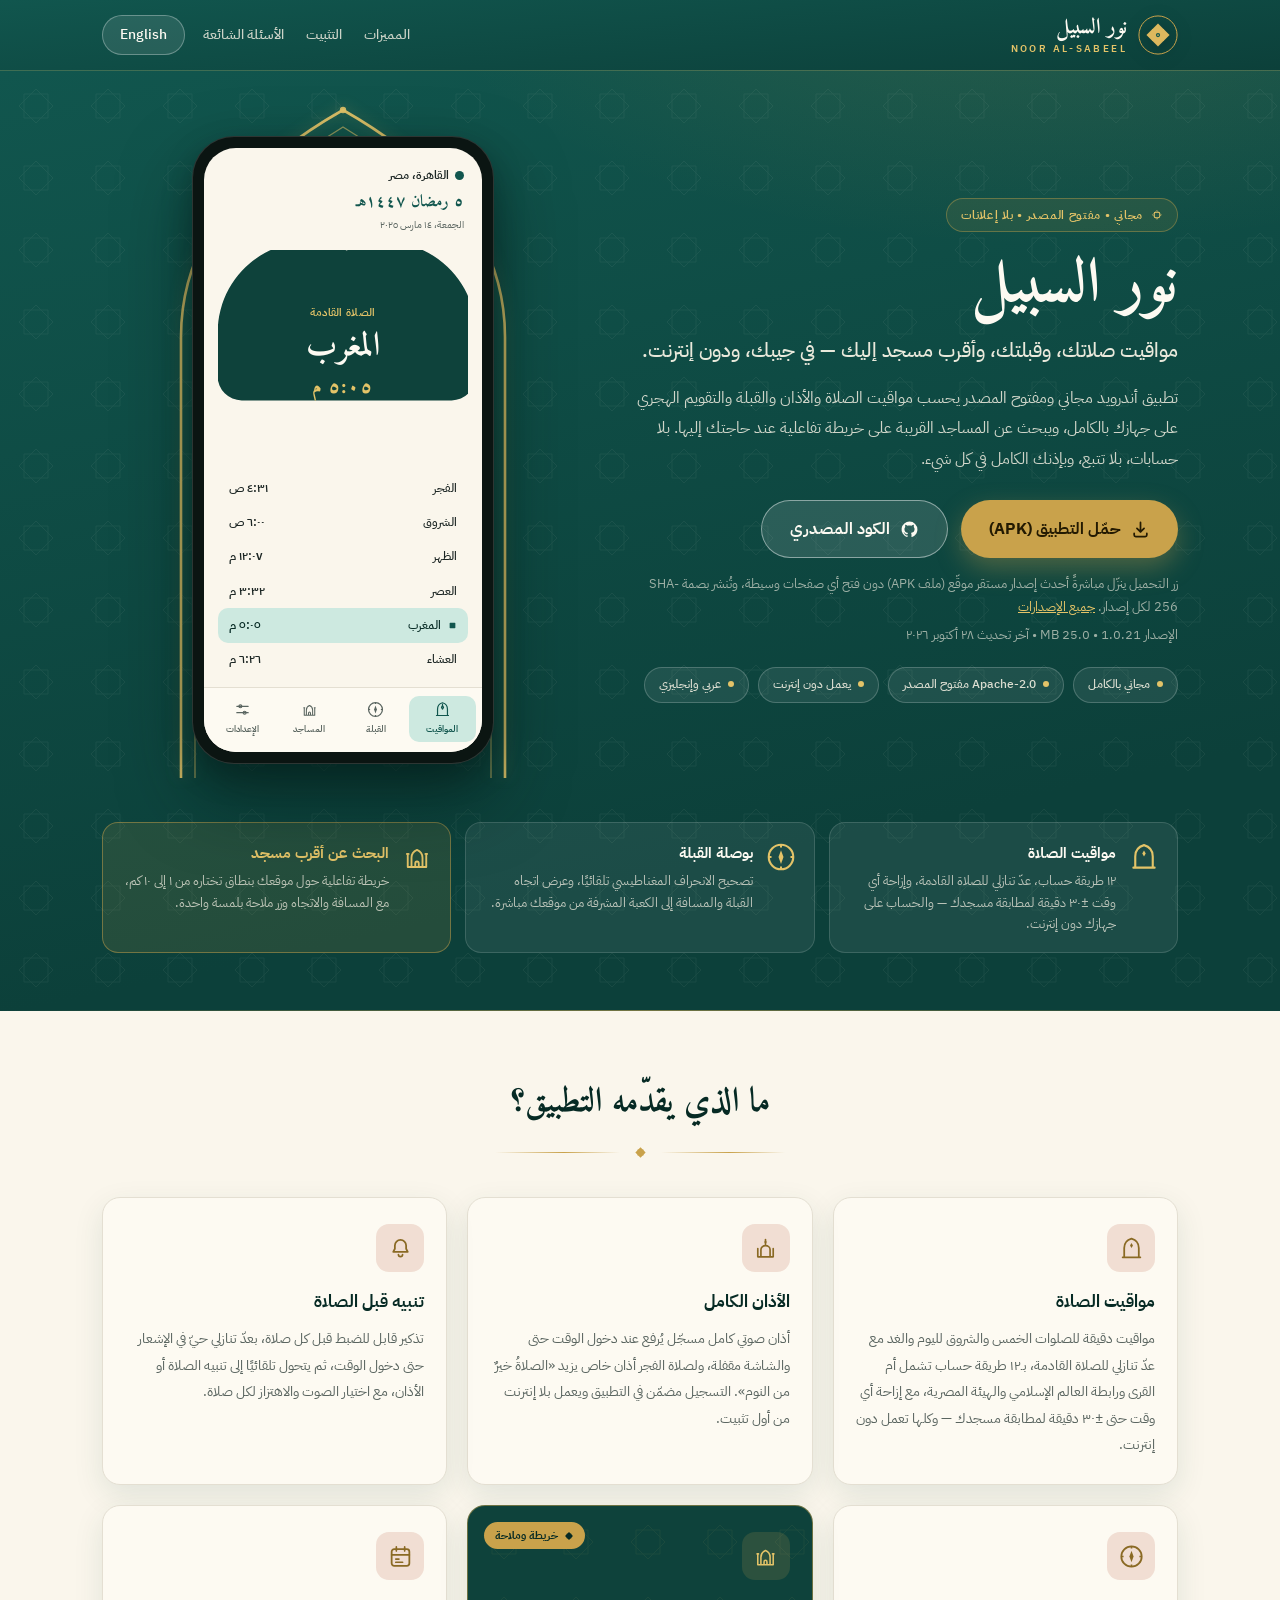
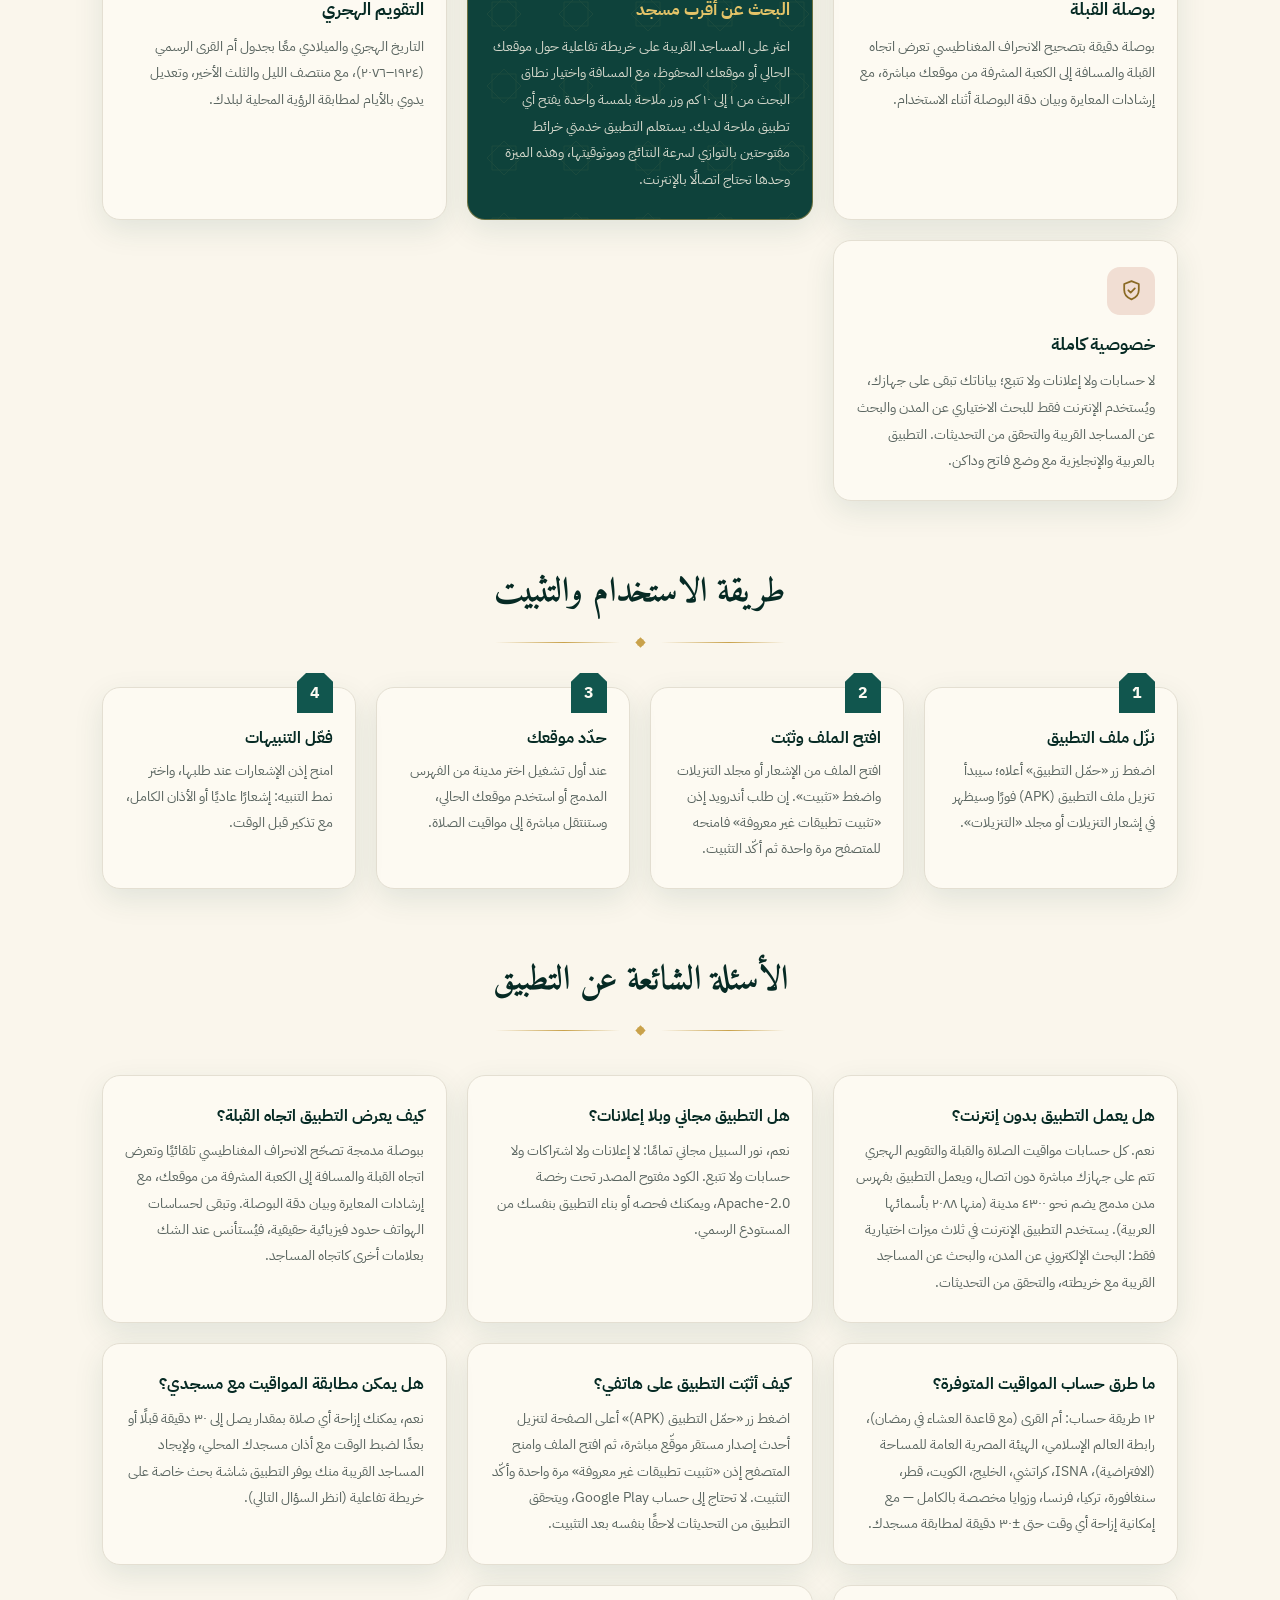
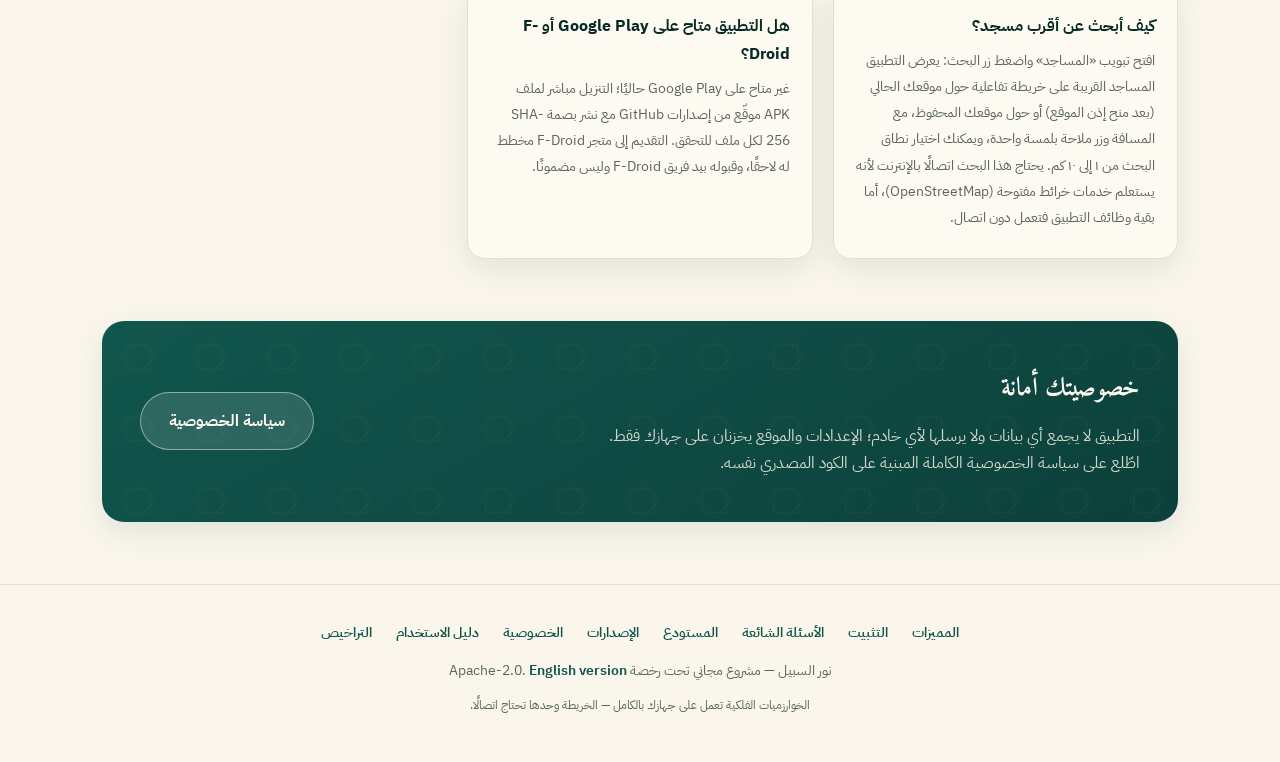
<file: index.html>
<!DOCTYPE html>
<html lang="ar" dir="rtl">
<head>
<meta charset="UTF-8">
<meta name="viewport" content="width=device-width, initial-scale=1.0">
<title>نور السبيل | مواقيت الصلاة والقبلة وأقرب مسجد — تطبيق أندرويد مفتوح المصدر</title>
<meta name="description" content="نور السبيل تطبيق أندرويد مجاني ومفتوح المصدر: مواقيت الصلاة والأذان وبوصلة القبلة والبحث عن أقرب مسجد على خريطة تفاعلية. الحسابات تعمل على جهازك دون إنترنت، بلا إعلانات ولا تتبع. نزّل أحدث إصدار APK موقّع مباشرة.">
<link rel="canonical" href="https://ahmedzakefit.github.io/noor-al-sabeel/">
<link rel="alternate" hreflang="ar" href="https://ahmedzakefit.github.io/noor-al-sabeel/">
<link rel="alternate" hreflang="en" href="https://ahmedzakefit.github.io/noor-al-sabeel/en/">
<link rel="alternate" hreflang="x-default" href="https://ahmedzakefit.github.io/noor-al-sabeel/">
<link rel="describedby" href="llms.txt">
<meta name="theme-color" content="#11564E">
<meta property="og:title" content="نور السبيل — مواقيت الصلاة والقبلة وأقرب مسجد لأندرويد">
<meta property="og:description" content="مجاني ومفتوح المصدر وبلا إعلانات ولا تتبع: مواقيت الصلاة والأذان وبوصلة القبلة والبحث عن أقرب مسجد، والحسابات تعمل على جهازك دون إنترنت.">
<meta property="og:type" content="website">
<meta property="og:url" content="https://ahmedzakefit.github.io/noor-al-sabeel/">
<meta property="og:image" content="https://ahmedzakefit.github.io/noor-al-sabeel/icon-512.png">
<meta property="og:locale" content="ar_AR">
<meta property="og:locale:alternate" content="en_US">
<meta name="twitter:card" content="summary">
<meta name="twitter:title" content="نور السبيل — تطبيق مواقيت الصلاة والأذان والقبلة للأندرويد">
<meta name="twitter:description" content="مجاني ومفتوح المصدر: مواقيت الصلاة والأذان والقبلة والبحث عن أقرب مسجد، يعمل دون إنترنت وبلا تتبع.">
<meta name="twitter:image" content="https://ahmedzakefit.github.io/noor-al-sabeel/icon-512.png">
<link rel="apple-touch-icon" href="icon-512.png">
<link rel="icon" href="data:image/svg+xml,%3Csvg xmlns='http://www.w3.org/2000/svg' viewBox='0 0 64 64'%3E%3Crect width='64' height='64' rx='14' fill='%2311564E'/%3E%3Cpath d='M32 12 L52 32 L32 52 L12 32 Z' fill='%23DDB85E'/%3E%3Crect x='21' y='21' width='22' height='22' fill='%23DDB85E'/%3E%3C/svg%3E">
<script type="application/ld+json">
{
  "@context": "https://schema.org",
  "@graph": [
    {
      "@type": "SoftwareApplication",
      "name": "نور السبيل",
      "alternateName": "Noor Al-Sabeel",
      "url": "https://ahmedzakefit.github.io/noor-al-sabeel/",
      "image": "https://ahmedzakefit.github.io/noor-al-sabeel/icon-512.png",
      "description": "تطبيق أندرويد مجاني ومفتوح المصدر لمواقيت الصلاة والأذان وبوصلة القبلة. يعمل دون اتصال بالإنترنت، بلا إعلانات ولا حسابات ولا تتبع، ويشمل 12 طريقة لحساب المواقيت والتقويم الهجري (أم القرى) وتنبيهات قبل الصلاة.",
      "applicationCategory": "LifestyleApplication",
      "operatingSystem": "Android 7.0+",
      "inLanguage": ["ar", "en"],
      "isAccessibleForFree": true,
      "license": "https://www.apache.org/licenses/LICENSE-2.0",
      "offers": { "@type": "Offer", "price": "0", "priceCurrency": "USD" },
      "author": {
        "@type": "Organization",
        "name": "AhmedZakeFit",
        "url": "https://github.com/AhmedZakeFit"
      },
      "downloadUrl": "https://github.com/AhmedZakeFit/noor-al-sabeel/releases/latest/download/noor-al-sabeel.apk",
      "featureList": [
        "مواقيت الصلاة الخمس والشروق بـ12 طريقة حساب تعمل دون إنترنت",
        "أذان كامل مسجّل يُرفع عند دخول الوقت حتى والشاشة مقفلة، مع أذان خاص بالفجر",
        "تذكير قبل الصلاة بعدّ تنازلي حيّ في الإشعار",
        "بوصلة قبلة بتصحيح الانحراف المغناطيسي مع المسافة إلى الكعبة",
        "البحث عن المساجد القريبة على خريطة تفاعلية بنطاق 1–10 كم",
        "التقويم الهجري بجدول أم القرى الرسمي (1924–2076) مع تعديل يدوي",
        "ضبط كل وقت بمقدار يصل إلى ±30 دقيقة لمطابقة المسجد المحلي",
        "لا إعلانات ولا تتبع ولا حسابات؛ البيانات تبقى على الجهاز"
      ]
    },
    {
      "@type": "FAQPage",
      "mainEntity": [
        {
          "@type": "Question",
          "name": "هل يعمل التطبيق بدون إنترنت؟",
          "acceptedAnswer": {
            "@type": "Answer",
            "text": "نعم. كل حسابات مواقيت الصلاة والقبلة والتقويم الهجري تتم على جهازك مباشرة دون اتصال، ويعمل التطبيق بفهرس مدن مدمج يضم نحو 4300 مدينة. يستخدم التطبيق الإنترنت في ثلاث ميزات اختيارية فقط: البحث الإلكتروني عن المدن، والبحث عن المساجد القريبة مع خريطتها، والتحقق من وجود تحديثات."
          }
        },
        {
          "@type": "Question",
          "name": "هل التطبيق مجاني وبلا إعلانات؟",
          "acceptedAnswer": {
            "@type": "Answer",
            "text": "نعم، نور السبيل مجاني تمامًا: لا إعلانات ولا اشتراكات ولا حسابات ولا تتبع، والكود مفتوح المصدر تحت رخصة Apache-2.0 ويمكنك فحصه أو بناء التطبيق بنفسك."
          }
        },
        {
          "@type": "Question",
          "name": "كيف يعرض التطبيق اتجاه القبلة؟",
          "acceptedAnswer": {
            "@type": "Answer",
            "text": "ببوصلة مدمجة تصحّح الانحراف المغناطيسي تلقائيًا وتعرض اتجاه القبلة والمسافة إلى الكعبة المشرفة من موقعك، مع إرشادات المعايرة وبيان دقة البوصلة. ومع ذلك تبقى لحساسات الهواتف حدود فيزيائية، فيُستأنس عند الشك بعلامات أخرى."
          }
        },
        {
          "@type": "Question",
          "name": "ما طرق حساب المواقيت المتوفرة؟",
          "acceptedAnswer": {
            "@type": "Answer",
            "text": "يوفر التطبيق 12 طريقة حساب: أم القرى (مع قاعدة العشاء في رمضان)، رابطة العالم الإسلامي، الهيئة المصرية العامة للمساحة (الافتراضية)، ISNA، كراتشي، الخليج، الكويت، قطر، سنغافورة، تركيا، فرنسا، وزوايا مخصصة بالكامل، مع إمكانية إزاحة أي وقت بمقدار يصل إلى ±30 دقيقة لمطابقة مسجدك."
          }
        },
        {
          "@type": "Question",
          "name": "كيف أثبّت التطبيق على هاتفي؟",
          "acceptedAnswer": {
            "@type": "Answer",
            "text": "اضغط زر «حمّل التطبيق (APK)» أعلى الصفحة لتنزيل أحدث إصدار مستقر موقّع مباشرة، ثم افتح الملف من إشعار التنزيلات أو مجلد التنزيلات وامنح المتصفح إذن «تثبيت تطبيقات غير معروفة» مرة واحدة وأكّد التثبيت. لا تحتاج إلى حساب Google Play، ويتحقق التطبيق من التحديثات لاحقًا بنفسه."
          }
        },
        {
          "@type": "Question",
          "name": "هل يمكن مطابقة المواقيت مع مسجدي؟",
          "acceptedAnswer": {
            "@type": "Answer",
            "text": "نعم، يمكنك إزاحة أي صلاة بمقدار يصل إلى 30 دقيقة قبلًا أو بعدًا لضبط الوقت مع أذان مسجدك، ولإيجاد المساجد القريبة منك خصص التطبيق شاشة بحث خاصة بها على خريطة تفاعلية."
          }
        },
        {
          "@type": "Question",
          "name": "كيف أبحث عن أقرب مسجد؟",
          "acceptedAnswer": {
            "@type": "Answer",
            "text": "افتح تبويب «المساجد» واضغط زر البحث: يعرض التطبيق المساجد القريبة على خريطة تفاعلية حول موقعك الحالي (بعد إذن الموقع) أو حول موقعك المحفوظ، مع المسافة وزر ملاحة بلمسة واحدة، ويمكنك اختيار نطاق البحث من 1 إلى 10 كم. هذا البحث يحتاج اتصالًا بالإنترنت لأنه يستعلم خدمات خرائط مفتوحة (OpenStreetMap)، أما بقية وظائف التطبيق فتعمل دون اتصال."
          }
        },
        {
          "@type": "Question",
          "name": "هل التطبيق متاح على Google Play أو F-Droid؟",
          "acceptedAnswer": {
            "@type": "Answer",
            "text": "غير متاح على Google Play حاليًا؛ التنزيل مباشر لملف APK موقّع من إصدارات GitHub مع نشر بصمة SHA-256 لكل ملف، والتقديم إلى متجر F-Droid مخطط له لاحقًا وقبوله بيد فريق F-Droid وليس مضمونًا."
          }
        }
      ]
    }
  ]
}
</script>
<link rel="preconnect" href="https://fonts.googleapis.com">
<link rel="preconnect" href="https://fonts.gstatic.com" crossorigin>
<link href="https://fonts.googleapis.com/css2?family=Amiri:ital,wght@0,400;0,700;1,400&family=IBM+Plex+Sans+Arabic:wght@400;500;600;700&display=swap" rel="stylesheet">
<style>
/* ═════════════════════════════════════════════════════════════════
   نور السبيل — هوية «الزليج الفيرديغريسي»
   فيرديغريس عميق (أوكسيديد النحاس) • رَقّ المخطوطات • نحاس المساجد
   طوب المماليك • حبر الخط. نفس هوية التطبيق نفسه.
   ═════════════════════════════════════════════════════════════════ */
:root{
  --patina:#11564E;          /* الفيرديغريس العميق */
  --patina-deep:#0C403A;
  --patina-card:#0E423B;
  --patina-ink:#062A24;
  --patina-wash:#CDE9E0;     /* غسيل الفيرديغريس الفاتح */
  --brass:#C9A24B;           /* النحاس الأصفر */
  --brass-soft:#E3C368;
  --brass-deep:#8A6A24;
  --parchment:#FAF6EC;       /* رَقّ المخطوطات */
  --ivory:#FDFAF2;
  --clay:#77574A;            /* طوب المماليك */
  --clay-wash:#F1DED3;
  --ink:#1C2624;             /* حبر الخط */
  --muted:#5A6560;
  --line:#E4DFD2;
  --shadow:0 10px 30px rgba(12,64,58,.10);
  --radius:18px;
  --font-ui:'IBM Plex Sans Arabic','Segoe UI',system-ui,-apple-system,sans-serif;
  --font-display:'Amiri','Scheherazade New',serif;
}
*{margin:0;padding:0;box-sizing:border-box}
html{scroll-behavior:smooth}
body{
  font-family:var(--font-ui);
  background:var(--parchment); color:var(--ink);
  line-height:1.75; -webkit-font-smoothing:antialiased;
}
.wrap{max-width:1120px;margin-inline:auto;padding-inline:22px}
a{color:inherit}
.svg-i{width:1em;height:1em;flex:none}

/* ─── زخرفة شبكة الخاتم (نجمتان مربعتان متداخلتان) ─── */
.lattice{
  background-image:url("data:image/svg+xml,%3Csvg xmlns='http://www.w3.org/2000/svg' width='72' height='72' viewBox='0 0 72 72'%3E%3Cg fill='none' stroke='%23E3C368' stroke-width='1'%3E%3Cpath d='M36 19 53 36 36 53 19 36Z'/%3E%3Cpath d='M24 24h24v24H24Z'/%3E%3C/g%3E%3C/svg%3E");
  background-size:72px 72px;
}

/* ─── الترويسة ─── */
header{
  background:linear-gradient(175deg,var(--patina) 0%,var(--patina-deep) 100%);
  color:var(--ivory); position:sticky; top:0; z-index:40;
  box-shadow:0 1px 0 rgba(227,195,104,.22);
}
nav{display:flex;align-items:center;justify-content:space-between;gap:14px;padding:15px 0}
.brand{display:flex;align-items:center;gap:11px;text-decoration:none}
.brand svg{width:40px;height:40px;flex:none;filter:drop-shadow(0 3px 8px rgba(0,0,0,.25))}
.brand .b-name{font-family:var(--font-display);font-weight:700;font-size:1.35rem;line-height:1.15}
.brand .b-sub{display:block;font-family:var(--font-ui);font-size:.62rem;font-weight:600;letter-spacing:.24em;color:var(--brass-soft);text-transform:uppercase;margin-top:2px}
.nav-side{display:flex;align-items:center;gap:18px}
.nav-links{display:flex;gap:22px;font-size:.88rem;font-weight:500}
.nav-links a{color:rgba(246,241,228,.82);text-decoration:none;transition:color .18s}
.nav-links a:hover{color:var(--brass-soft)}
.lang-switch{
  background:rgba(255,255,255,.10); color:var(--ivory); border:1px solid rgba(255,255,255,.30);
  border-radius:999px; padding:7px 17px; cursor:pointer; font-size:.86rem; font-family:var(--font-ui);
  transition:background .2s; text-decoration:none; display:inline-block; font-weight:500;
}
.lang-switch:hover{background:rgba(255,255,255,.20)}

/* ─── البطل ─── */
.hero{
  position:relative; overflow:hidden; color:var(--ivory);
  background:
    radial-gradient(1100px 500px at 82% -12%, rgba(201,162,75,.14), transparent 58%),
    linear-gradient(168deg,var(--patina) 0%,var(--patina-deep) 78%);
}
.hero::before{
  content:""; position:absolute; inset:0; opacity:.055; pointer-events:none;
  background-image:url("data:image/svg+xml,%3Csvg xmlns='http://www.w3.org/2000/svg' width='72' height='72' viewBox='0 0 72 72'%3E%3Cg fill='none' stroke='%23F6F1E4' stroke-width='1'%3E%3Cpath d='M36 19 53 36 36 53 19 36Z'/%3E%3Cpath d='M24 24h24v24H24Z'/%3E%3C/g%3E%3C/svg%3E");
  background-size:72px 72px;
}
.hero::after{
  content:""; position:absolute; inset-inline:0; bottom:0; height:1px;
  background:linear-gradient(90deg,transparent,rgba(201,162,75,.55),transparent);
}
.hero-grid{
  position:relative; display:grid; grid-template-columns:1.06fr .94fr;
  gap:52px; align-items:center; padding:66px 0 58px;
}
.hero .kicker{
  display:inline-flex;align-items:center;gap:8px;
  font-size:.74rem;font-weight:600;letter-spacing:.06em;
  color:var(--brass-soft);border:1px solid rgba(201,162,75,.4);
  background:rgba(201,162,75,.10);border-radius:999px;padding:6px 14px;
}
.hero h1{font-family:var(--font-display);font-weight:700;font-size:clamp(2.5rem,6vw,3.9rem);line-height:1.22;margin-top:16px}
.hero .tagline{font-size:clamp(1.02rem,2.3vw,1.22rem);font-weight:500;color:rgba(246,241,228,.95);margin-top:8px;line-height:1.85}
.hero .lede{max-width:560px;margin-top:14px;color:rgba(246,241,228,.84);font-size:.98rem;line-height:1.95}
.cta-row{display:flex;flex-wrap:wrap;gap:13px;margin-top:26px}
.btn{
  display:inline-flex;align-items:center;gap:10px;border-radius:999px;padding:14px 28px;
  font-weight:700;font-size:1.0rem;text-decoration:none;transition:transform .16s, box-shadow .16s, background .16s;
  border:none;cursor:pointer;font-family:var(--font-ui);
}
.btn svg{width:19px;height:19px}
.btn-primary{background:var(--brass);color:#231A02;box-shadow:0 10px 26px rgba(201,162,75,.34)}
.btn-primary:hover{background:var(--brass-soft);transform:translateY(-2px);box-shadow:0 14px 32px rgba(201,162,75,.42)}
.btn-ghost{background:rgba(255,255,255,.12);color:var(--ivory);border:1px solid rgba(255,255,255,.45)}
.btn-ghost:hover{background:rgba(255,255,255,.2)}
.hero .note{margin-top:15px;font-size:.82rem;color:rgba(246,241,228,.62);max-width:560px}
.hero .note a{color:var(--brass-soft);text-decoration:underline}
.hero .note + .note{margin-top:5px}
.badges{display:flex;gap:9px;margin-top:20px;flex-wrap:wrap}
.badge{
  font-size:.76rem;background:rgba(255,255,255,.08);border:1px solid rgba(255,255,255,.20);
  border-radius:999px;padding:6px 14px;color:rgba(246,241,228,.88);font-weight:500;
}
.badge .dot{display:inline-block;width:6px;height:6px;border-radius:50%;background:var(--brass-soft);margin-inline-end:7px;vertical-align:1px}

/* ─── شريط الميزات داخل البطل ─── */
.hero-strip{
  position:relative; display:grid; grid-template-columns:repeat(3,1fr); gap:14px;
  padding-bottom:58px;
}
.strip-card{
  display:flex;gap:13px;align-items:flex-start;
  background:rgba(255,255,255,.065);border:1px solid rgba(255,255,255,.14);
  border-radius:16px;padding:17px 18px;
}
.strip-card svg{width:30px;height:30px;flex:none;margin-top:2px}
.strip-card h3{font-size:.95rem;font-weight:700;color:var(--ivory)}
.strip-card p{font-size:.8rem;color:rgba(246,241,228,.72);line-height:1.7;margin-top:3px}
.strip-card.flagship{
  background:rgba(201,162,75,.13);border-color:rgba(201,162,75,.48);
}
.strip-card.flagship h3{color:var(--brass-soft)}

/* ─── مجسّم الهاتف داخل إطار المحراب ─── */
.hero-visual{position:relative;display:flex;justify-content:center}
.arch-frame{position:relative;width:340px;max-width:100%}
.arch-frame .arch-line{position:absolute;inset:-34px -22px -14px -22px;z-index:0;pointer-events:none;filter:drop-shadow(0 0 7px rgba(227,195,104,.30))}
.phone{
  position:relative;z-index:1;width:302px;margin-inline:auto;
  background:#0B1512;border-radius:42px;padding:11px;
  border:1px solid rgba(255,255,255,.14);
  box-shadow:0 34px 70px rgba(4,26,22,.55), 0 12px 28px rgba(4,26,22,.35);
}
.screen{border-radius:32px;overflow:hidden;background:var(--parchment)}
.app-head{padding:16px 18px 6px}
.app-loc{display:flex;align-items:center;gap:6px;font-size:.78rem;font-weight:600;color:var(--ink)}
.app-loc .pin{width:9px;height:9px;border-radius:50%;background:var(--patina);flex:none}
.app-hijri{font-family:var(--font-display);font-weight:700;color:var(--patina);font-size:1.02rem;margin-top:2px}
.app-greg{font-size:.64rem;color:var(--muted)}
.next-card{
  margin:10px 14px 8px;background:var(--patina-card);color:var(--ivory);
  padding:54px 14px 16px;text-align:center;position:relative;
  border-radius:0 0 22px 22px;
}
@supports (clip-path: path('M0,82 A90.6,90.6 0 0 1 129,0 A90.6,90.6 0 0 1 258,82 L258,126 A24,24 0 0 1 234,150 L24,150 A24,24 0 0 1 0,126 Z')){
  .next-card{
    border-radius:0;
    clip-path:path('M0,82 A90.6,90.6 0 0 1 129,0 A90.6,90.6 0 0 1 258,82 L258,126 A24,24 0 0 1 234,150 L24,150 A24,24 0 0 1 0,126 Z');
  }
}
.next-card .nc-label{font-size:.66rem;font-weight:600;color:var(--brass-soft);letter-spacing:.03em}
.next-card .nc-name{font-family:var(--font-display);font-weight:700;font-size:2.1rem;line-height:1.3;margin-top:2px}
.next-card .nc-time{font-family:var(--font-display);font-weight:700;font-size:1.35rem;color:var(--brass-soft);margin-top:1px}
.next-card .nc-pill{
  display:inline-block;margin-top:9px;background:rgba(255,255,255,.13);border-radius:999px;
  font-size:.68rem;font-weight:500;padding:5px 14px;
}
.times{padding:2px 14px 10px}
.t-row{display:flex;justify-content:space-between;align-items:center;font-size:.76rem;padding:6.5px 11px;border-radius:10px;color:var(--ink)}
.t-row .t-name{font-weight:500}
.t-row .t-time{font-weight:600;font-variant-numeric:tabular-nums}
.t-row.next{background:var(--patina-wash);color:var(--patina-ink);font-weight:700}
.t-row.next .t-name{display:flex;align-items:center;gap:7px}
.t-row.next .t-name::before{
  content:"";width:9px;height:9px;flex:none;
  background:var(--patina);
  clip-path:polygon(50% 0,100% 50%,50% 100%,0 50%,50% 0,100% 50%,50% 100%,0 50%,
    50% 0,100% 50%,50% 100%,0 50%,50% 0,100% 50%,50% 100%,0 50%);
  transform:rotate(45deg) scale(.9);
}
.app-nav{
  display:flex;border-top:1px solid var(--line);padding:8px 6px 10px;background:var(--ivory);
}
.app-nav .tab{flex:1;display:flex;flex-direction:column;align-items:center;gap:3px;font-size:.58rem;font-weight:600;color:var(--muted);padding:5px 0;border-radius:10px}
.app-nav .tab svg{width:17px;height:17px}
.app-nav .tab.on{color:var(--patina);background:var(--patina-wash)}

/* ─── الفاصل المعماري ─── */
.section-title{text-align:center;margin-bottom:38px}
.section-title h2{font-family:var(--font-display);font-size:clamp(1.55rem,3.8vw,2.15rem);color:var(--patina-ink);font-weight:700}
.divider{display:flex;align-items:center;gap:14px;max-width:290px;margin:13px auto 0}
.divider .line{flex:1;height:1px;background:linear-gradient(90deg,transparent,var(--brass) 55%,transparent)}
.divider svg{width:13px;height:13px;flex:none;color:var(--brass)}

/* ─── الأقسام ─── */
section{padding:62px 0}
.grid{display:grid;grid-template-columns:repeat(auto-fit,minmax(255px,1fr));gap:20px}
.card{
  background:var(--ivory);border:1px solid var(--line);border-radius:var(--radius);
  padding:26px 22px;box-shadow:var(--shadow);
}
.card .icon{
  width:48px;height:48px;border-radius:13px;display:flex;align-items:center;justify-content:center;
  background:var(--clay-wash);margin-bottom:15px;
}
.card .icon svg{width:25px;height:25px;color:var(--brass-deep)}
.card h3{color:var(--patina-ink);font-size:1.06rem;margin-bottom:8px;font-weight:700}
.card p{color:var(--muted);font-size:.9rem;line-height:1.85}
.card.flagship{
  background:var(--patina-card);border-color:rgba(201,162,75,.5);
  position:relative;overflow:hidden;
}
.card.flagship::before{
  content:"";position:absolute;inset:0;opacity:.06;
  background-image:url("data:image/svg+xml,%3Csvg xmlns='http://www.w3.org/2000/svg' width='72' height='72' viewBox='0 0 72 72'%3E%3Cg fill='none' stroke='%23E3C368' stroke-width='1'%3E%3Cpath d='M36 19 53 36 36 53 19 36Z'/%3E%3Cpath d='M24 24h24v24H24Z'/%3E%3C/g%3E%3C/svg%3E");
  background-size:72px 72px;
}
.card.flagship .icon{background:rgba(201,162,75,.16)}
.card.flagship .icon svg{color:var(--brass-soft)}
.card.flagship h3{color:var(--brass-soft)}
.card.flagship p{color:rgba(246,241,228,.85)}
.card.flagship .flag{
  position:absolute;top:16px;inset-inline-end:16px;
  display:flex;align-items:center;gap:6px;
  font-size:.68rem;font-weight:700;color:var(--patina-ink);
  background:var(--brass);border-radius:999px;padding:4px 11px;
}
.card.flagship .flag svg{width:10px;height:10px}

/* ─── خطوات التثبيت ─── */
.steps{counter-reset:step;display:grid;grid-template-columns:repeat(auto-fit,minmax(235px,1fr));gap:20px}
.step{
  background:var(--ivory);border:1px solid var(--line);border-radius:var(--radius);
  padding:26px 22px;box-shadow:var(--shadow);position:relative;
}
.step::before{
  counter-increment:step;content:counter(step);
  position:absolute;top:-15px;inset-inline-start:22px;width:36px;height:40px;
  background:var(--patina);color:var(--ivory);font-weight:700;font-size:1.02rem;
  display:flex;align-items:center;justify-content:center;
  clip-path:polygon(25% 0,75% 0,100% 22%,100% 100%,0 100%,0 22%);
  border:none;
}
.step h3{color:var(--patina-ink);font-size:1.0rem;margin:10px 0 6px;font-weight:700}
.step p{color:var(--muted);font-size:.9rem;line-height:1.8}

/* ─── الأسئلة الشائعة ─── */
.faq .card h3{font-size:1.0rem}
.faq .card p{font-size:.89rem}

/* ─── شريط الخصوصية ─── */
.band{
  background:linear-gradient(150deg,var(--patina),var(--patina-deep));border-radius:22px;
  color:var(--ivory);padding:46px 38px;display:flex;flex-wrap:wrap;gap:26px;align-items:center;justify-content:space-between;
  box-shadow:var(--shadow);position:relative;overflow:hidden;
}
.band::before{
  content:"";position:absolute;inset:0;opacity:.06;pointer-events:none;
  background-image:url("data:image/svg+xml,%3Csvg xmlns='http://www.w3.org/2000/svg' width='72' height='72' viewBox='0 0 72 72'%3E%3Cg fill='none' stroke='%23E3C368' stroke-width='1'%3E%3Cpath d='M36 19 53 36 36 53 19 36Z'/%3E%3Cpath d='M24 24h24v24H24Z'/%3E%3C/g%3E%3C/svg%3E");
  background-size:72px 72px;
}
.band h2{font-family:var(--font-display);font-size:1.6rem;margin-bottom:10px;position:relative}
.band p{color:rgba(246,241,228,.85);max-width:560px;font-size:.97rem;position:relative}
.band .btn-ghost{white-space:nowrap;position:relative}

/* ─── التذييل ─── */
footer{border-top:1px solid var(--line);padding:36px 0 46px;color:var(--muted);font-size:.88rem;text-align:center;background:var(--parchment)}
footer .links{display:flex;gap:8px 24px;justify-content:center;flex-wrap:wrap;margin-bottom:14px}
footer a{color:var(--patina);text-decoration:none;font-weight:600}
footer a:hover{text-decoration:underline}
footer .fine{margin-top:10px;font-size:.78rem;color:var(--muted)}

/* ─── استجابة الشاشات ─── */
@media (max-width:980px){
  .hero-grid{grid-template-columns:1fr;gap:44px;padding-top:52px}
  .hero-visual{order:2}
  .nav-links{display:none}
  .arch-frame .arch-line{inset:-26px -10px -8px -10px}
}
@media (max-width:640px){
  .hero{padding-top:0}
  .hero-grid{padding:42px 0 44px;gap:36px}
  .cta-row .btn{width:100%;justify-content:center}
  .hero-strip{grid-template-columns:1fr;padding-bottom:46px}
  .phone{width:272px;border-radius:38px;padding:10px}
  .screen{border-radius:29px}
  section{padding:46px 0}
  .band{padding:34px 24px}
  .lang-switch{padding:6px 14px;font-size:.8rem}
}
</style>
</head>
<body>

<!-- ═══════════ الترويسة ═══════════ -->
<header>
  <div class="wrap">
    <nav>
      <a class="brand" href="#" aria-label="نور السبيل">
        <!-- خاتم: نجمتان مربعتان متداخلتان — شعار المشروع -->
        <svg viewBox="0 0 64 64" fill="none" aria-hidden="true">
          <circle cx="32" cy="32" r="30.5" stroke="#C9A24B" stroke-width="1.6"/>
          <path d="M32 13.5 L50.5 32 L32 50.5 L13.5 32 Z" fill="#DDB85E"/>
          <rect x="22.5" y="22.5" width="19" height="19" fill="#DDB85E"/>
          <circle cx="32" cy="32" r="3.4" fill="#11564E"/>
          <circle cx="32" cy="32" r="1.4" fill="#DDB85E"/>
        </svg>
        <span class="b-name">نور السبيل<span class="b-sub">Noor Al-Sabeel</span></span>
      </a>
      <div class="nav-side">
        <div class="nav-links">
          <a href="#features">المميزات</a>
          <a href="#install">التثبيت</a>
          <a href="#faq">الأسئلة الشائعة</a>
        </div>
        <a class="lang-switch" href="en/" hreflang="en" lang="en" title="Switch to English">English</a>
      </div>
    </nav>
  </div>
</header>

<!-- ═══════════ البطل ═══════════ -->
<section class="hero" style="padding:0">
  <div class="wrap">
    <div class="hero-grid">
      <div class="hero-copy">
        <span class="kicker">
          <svg viewBox="0 0 24 24" fill="none" aria-hidden="true" class="svg-i"><path d="M12 3.2 L20.8 12 L12 20.8 L3.2 12 Z" stroke="currentColor" stroke-width="1.6"/><rect x="7" y="7" width="10" height="10" stroke="currentColor" stroke-width="1.6"/></svg>
          مجاني • مفتوح المصدر • بلا إعلانات
        </span>
        <h1>نور السبيل</h1>
        <p class="tagline">مواقيت صلاتك، وقبلتك، وأقرب مسجد إليك — في جيبك، ودون إنترنت.</p>
        <p class="lede">
          تطبيق أندرويد مجاني ومفتوح المصدر يحسب مواقيت الصلاة والأذان والقبلة والتقويم الهجري
          على جهازك بالكامل، ويبحث عن المساجد القريبة على خريطة تفاعلية عند حاجتك إليها.
          بلا حسابات، بلا تتبع، وبإذنك الكامل في كل شيء.
        </p>

        <div class="cta-row">
          <a class="btn btn-primary" href="https://github.com/AhmedZakeFit/noor-al-sabeel/releases/latest/download/noor-al-sabeel.apk">
            <svg viewBox="0 0 24 24" fill="none" aria-hidden="true"><path d="M12 3v12m0 0l-4.5-4.5M12 15l4.5-4.5M4 17v2a2 2 0 002 2h12a2 2 0 002-2v-2" stroke="currentColor" stroke-width="2.2" stroke-linecap="round" stroke-linejoin="round"/></svg>
            <span>حمّل التطبيق (APK)</span>
          </a>
          <a class="btn btn-ghost" href="https://github.com/AhmedZakeFit/noor-al-sabeel">
            <svg viewBox="0 0 24 24" fill="currentColor" aria-hidden="true"><path d="M12 2A10 10 0 0 0 8.84 21.5c.5.08.66-.23.66-.5v-1.69c-2.77.6-3.36-1.34-3.36-1.34-.46-1.16-1.11-1.47-1.11-1.47-.91-.62.07-.6.07-.6 1 .07 1.53 1.03 1.53 1.03.87 1.52 2.34 1.07 2.91.83.09-.65.35-1.09.63-1.34-2.22-.25-4.55-1.11-4.55-4.92 0-1.11.38-2 1.03-2.71-.1-.25-.45-1.29.1-2.64 0 0 .84-.27 2.75 1.02.79-.22 1.65-.33 2.5-.33s1.71.11 2.5.33c1.91-1.29 2.75-1.02 2.75-1.02.55 1.35.2 2.39.1 2.64.65.71 1.03 1.6 1.03 2.71 0 3.82-2.34 4.66-4.57 4.91.36.31.69.92.69 1.85V21c0 .27.16.59.67.5C19.14 20.16 22 16.42 22 12A10 10 0 0 0 12 2z"/></svg>
            <span>الكود المصدري</span>
          </a>
        </div>
        <p class="note">زر التحميل ينزّل مباشرةً أحدث إصدار مستقر موقّع (ملف APK) دون فتح أي صفحات وسيطة، وتُنشر بصمة SHA-256 لكل إصدار. <a href="https://github.com/AhmedZakeFit/noor-al-sabeel/releases">جميع الإصدارات</a></p>
        <p class="note" id="releaseMeta" hidden></p>

        <div class="badges">
          <span class="badge"><span class="dot"></span>مجاني بالكامل</span>
          <span class="badge"><span class="dot"></span>Apache-2.0 مفتوح المصدر</span>
          <span class="badge"><span class="dot"></span>يعمل دون إنترنت</span>
          <span class="badge"><span class="dot"></span>عربي وإنجليزي</span>
        </div>
      </div>

      <div class="hero-visual" aria-hidden="true">
        <div class="arch-frame">
          <!-- إطار المحراب: عقد مدبب نحاسي يحيط بالهاتف كاملًا -->
          <svg class="arch-line" viewBox="0 0 384 676" fill="none" preserveAspectRatio="none">
            <path d="M30 676 L30 235 Q30 100 192 8 Q354 100 354 235 L354 676"
                  stroke="#E3C368" stroke-width="2.6" opacity=".95"/>
            <path d="M44 676 L44 242 Q44 115 192 25 Q340 115 340 242 L340 676"
                  stroke="#E3C368" stroke-width="1.4" opacity=".6"/>
            <path d="M192 8 m-3.2 0 a3.2 3.2 0 1,0 6.4 0 a3.2 3.2 0 1,0 -6.4 0" fill="#E3C368" opacity=".9"/>
          </svg>
          <div class="phone">
            <div class="screen">
              <div class="app-head">
                <div class="app-loc"><span class="pin"></span><span>القاهرة، مصر</span></div>
                <div class="app-hijri">٥ رمضان ١٤٤٧هـ</div>
                <div class="app-greg">الجمعة، ١٤ مارس ٢٠٢٥</div>
              </div>
              <div class="next-card">
                <div class="nc-label">الصلاة القادمة</div>
                <div class="nc-name">المغرب</div>
                <div class="nc-time">٥:٠٥ م</div>
                <span class="nc-pill">باقي ٣ س ٢٤ د</span>
              </div>
              <div class="times">
                <div class="t-row"><span class="t-name">الفجر</span><span class="t-time">٤:٣١ ص</span></div>
                <div class="t-row"><span class="t-name">الشروق</span><span class="t-time">٦:٠٠ ص</span></div>
                <div class="t-row"><span class="t-name">الظهر</span><span class="t-time">١٢:٠٧ م</span></div>
                <div class="t-row"><span class="t-name">العصر</span><span class="t-time">٣:٣٢ م</span></div>
                <div class="t-row next"><span class="t-name">المغرب</span><span class="t-time">٥:٠٥ م</span></div>
                <div class="t-row"><span class="t-name">العشاء</span><span class="t-time">٦:٢٦ م</span></div>
              </div>
              <div class="app-nav">
                <div class="tab on">
                  <svg viewBox="0 0 24 24" fill="none"><path d="M5 20.5 L5 11.5 Q5 4.5 12 2.5 Q19 4.5 19 11.5 L19 20.5 M3.5 20.5 L20.5 20.5 M12 4.8 L12 6.6 M12 6.6 L13.4 9 L12 11.4 L10.6 9 Z" stroke="currentColor" stroke-width="1.7" stroke-linecap="round" stroke-linejoin="round"/></svg>
                  <span>المواقيت</span>
                </div>
                <div class="tab">
                  <svg viewBox="0 0 24 24" fill="none"><circle cx="12" cy="12" r="9.8" stroke="currentColor" stroke-width="1.8"/><path d="M12 2.2 L12 4.4 M12 19.6 L12 21.8 M2.2 12 L4.4 12 M19.6 12 L21.8 12" stroke="currentColor" stroke-width="1.6"/><path d="M12 6.5 L14 12 L12 17.5 L10 12 Z" fill="currentColor"/></svg>
                  <span>القبلة</span>
                </div>
                <div class="tab">
                  <svg viewBox="0 0 24 24" fill="none"><path d="M7.6 20 L7.6 12.6 C7.6 9.6 9.6 7.3 12 6.3 C14.4 7.3 16.4 9.6 16.4 12.6 L16.4 20 M5.5 20 L18.5 20 M10.6 20 L10.6 17.2 Q10.6 15.6 12 15.6 Q13.4 15.6 13.4 17.2 L13.4 20 M4.6 20 L4.6 9.5 M3.9 9.5 L5.3 9.5 M19.4 20 L19.4 9.5 M18.7 9.5 L20.1 9.5" stroke="currentColor" stroke-width="1.5" stroke-linecap="round" stroke-linejoin="round"/></svg>
                  <span>المساجد</span>
                </div>
                <div class="tab">
                  <svg viewBox="0 0 24 24" fill="none"><path d="M4 7.5 L20 7.5 M4 16.5 L20 16.5" stroke="currentColor" stroke-width="1.7" stroke-linecap="round"/><circle cx="9" cy="7.5" r="2.1" stroke="currentColor" stroke-width="1.6"/><circle cx="15" cy="16.5" r="2.1" stroke="currentColor" stroke-width="1.6"/></svg>
                  <span>الإعدادات</span>
                </div>
              </div>
            </div>
          </div>
        </div>
      </div>
    </div>

    <!-- شريط الميزات الأساسية -->
    <div class="hero-strip">
      <div class="strip-card">
        <svg viewBox="0 0 24 24" fill="none" aria-hidden="true">
          <path d="M5 20.5 L5 11.5 Q5 4.5 12 2.5 Q19 4.5 19 11.5 L19 20.5 M3.5 20.5 L20.5 20.5" stroke="#E3C368" stroke-width="1.7" stroke-linecap="round" stroke-linejoin="round"/>
          <path d="M12 5 L12 6.8 M12 6.8 L13.4 9.2 L12 11.6 L10.6 9.2 Z" fill="#E3C368"/>
        </svg>
        <div>
          <h3>مواقيت الصلاة</h3>
          <p>١٢ طريقة حساب، عدّ تنازلي للصلاة القادمة، وإزاحة أي وقت ±٣٠ دقيقة لمطابقة مسجدك — والحساب على جهازك دون إنترنت.</p>
        </div>
      </div>
      <div class="strip-card">
        <svg viewBox="0 0 24 24" fill="none" aria-hidden="true">
          <circle cx="12" cy="12" r="9.8" stroke="#E3C368" stroke-width="1.7"/>
          <path d="M12 2.2 L12 4.4 M12 19.6 L12 21.8 M2.2 12 L4.4 12 M19.6 12 L21.8 12" stroke="#E3C368" stroke-width="1.6"/>
          <path d="M12 6.5 L14 12 L12 17.5 L10 12 Z" fill="#E3C368"/>
        </svg>
        <div>
          <h3>بوصلة القبلة</h3>
          <p>تصحيح الانحراف المغناطيسي تلقائيًا، وعرض اتجاه القبلة والمسافة إلى الكعبة المشرفة من موقعك مباشرة.</p>
        </div>
      </div>
      <div class="strip-card flagship">
        <svg viewBox="0 0 24 24" fill="none" aria-hidden="true">
          <path d="M7.6 20 L7.6 12.6 C7.6 9.6 9.6 7.3 12 6.3 C14.4 7.3 16.4 9.6 16.4 12.6 L16.4 20 M5.5 20 L18.5 20 M10.6 20 L10.6 17.2 Q10.6 15.6 12 15.6 Q13.4 15.6 13.4 17.2 L13.4 20 M4.6 20 L4.6 9.5 M3.9 9.5 L5.3 9.5 M19.4 20 L19.4 9.5 M18.7 9.5 L20.1 9.5" stroke="#E3C368" stroke-width="1.5" stroke-linecap="round" stroke-linejoin="round"/>
        </svg>
        <div>
          <h3>البحث عن أقرب مسجد</h3>
          <p>خريطة تفاعلية حول موقعك بنطاق تختاره من ١ إلى ١٠ كم، مع المسافة والاتجاه وزر ملاحة بلمسة واحدة.</p>
        </div>
      </div>
    </div>
  </div>
</section>

<main>
  <!-- ═══════════ المميزات ═══════════ -->
  <section id="features">
    <div class="wrap">
      <div class="section-title">
        <h2>ما الذي يقدّمه التطبيق؟</h2>
        <div class="divider" aria-hidden="true">
          <span class="line"></span>
          <svg viewBox="0 0 24 24" fill="none"><path d="M12 2.5 L21.5 12 L12 21.5 L2.5 12 Z" fill="currentColor"/><rect x="6.5" y="6.5" width="11" height="11" fill="currentColor"/></svg>
          <span class="line"></span>
        </div>
      </div>
      <div class="grid">

        <div class="card">
          <div class="icon"><svg viewBox="0 0 24 24" fill="none"><path d="M5 20.5 L5 11.5 Q5 4.5 12 2.5 Q19 4.5 19 11.5 L19 20.5 M3.5 20.5 L20.5 20.5" stroke="currentColor" stroke-width="1.7" stroke-linecap="round" stroke-linejoin="round"/><path d="M12 5 L12 6.8 M12 6.8 L13.4 9.2 L12 11.6 L10.6 9.2 Z" fill="currentColor"/></svg></div>
          <h3>مواقيت الصلاة</h3>
          <p>مواقيت دقيقة للصلوات الخمس والشروق لليوم والغد مع عدّ تنازلي للصلاة القادمة، بـ١٢ طريقة حساب تشمل أم القرى ورابطة العالم الإسلامي والهيئة المصرية، مع إزاحة أي وقت حتى ±٣٠ دقيقة لمطابقة مسجدك — وكلها تعمل دون إنترنت.</p>
        </div>

        <div class="card">
          <div class="icon"><svg viewBox="0 0 24 24" fill="none"><path d="M12 9.2 C9.5 9.2 7.6 10.9 7.6 13.1 L7.6 20 L16.4 20 L16.4 13.1 C16.4 10.9 14.5 9.2 12 9.2 Z M12 3.4 L12 9.2 M5.5 20 L18.5 20 M4.6 20 L4.6 12 M19.4 20 L19.4 12" stroke="currentColor" stroke-width="1.6" stroke-linecap="round" stroke-linejoin="round"/><path d="M12 5.8 m-1.1 0 a1.1 1.1 0 1,0 2.2 0 a1.1 1.1 0 1,0 -2.2 0" fill="currentColor"/></svg></div>
          <h3>الأذان الكامل</h3>
          <p>أذان صوتي كامل مسجّل يُرفع عند دخول الوقت حتى والشاشة مقفلة، ولصلاة الفجر أذان خاص يزيد «الصلاةُ خيرٌ من النوم». التسجيل مضمّن في التطبيق ويعمل بلا إنترنت من أول تثبيت.</p>
        </div>

        <div class="card">
          <div class="icon"><svg viewBox="0 0 24 24" fill="none"><path d="M12 3.8 C15 3.8 17.4 6.2 17.4 9.2 L17.4 12.2 L19 15.2 L5 15.2 L6.6 12.2 L6.6 9.2 C6.6 6.2 9 3.8 12 3.8 Z" stroke="currentColor" stroke-width="1.7" stroke-linejoin="round"/><path d="M10 17.8 a2 2 0 0 0 4 0" stroke="currentColor" stroke-width="1.6" stroke-linecap="round"/></svg></div>
          <h3>تنبيه قبل الصلاة</h3>
          <p>تذكير قابل للضبط قبل كل صلاة، بعدّ تنازلي حيّ في الإشعار حتى دخول الوقت، ثم يتحول تلقائيًا إلى تنبيه الصلاة أو الأذان، مع اختيار الصوت والاهتزاز لكل صلاة.</p>
        </div>

        <div class="card">
          <div class="icon"><svg viewBox="0 0 24 24" fill="none"><circle cx="12" cy="12" r="9.8" stroke="currentColor" stroke-width="1.7"/><path d="M12 2.2 L12 4.4 M12 19.6 L12 21.8 M2.2 12 L4.4 12 M19.6 12 L21.8 12" stroke="currentColor" stroke-width="1.6"/><path d="M12 6.5 L14 12 L12 17.5 L10 12 Z" fill="currentColor"/></svg></div>
          <h3>بوصلة القبلة</h3>
          <p>بوصلة دقيقة بتصحيح الانحراف المغناطيسي تعرض اتجاه القبلة والمسافة إلى الكعبة المشرفة من موقعك مباشرة، مع إرشادات المعايرة وبيان دقة البوصلة أثناء الاستخدام.</p>
        </div>

        <div class="card flagship">
          <span class="flag"><svg viewBox="0 0 24 24" fill="none"><path d="M12 2.5 L21.5 12 L12 21.5 L2.5 12 Z" fill="currentColor"/><rect x="6.5" y="6.5" width="11" height="11" fill="currentColor"/></svg>خريطة وملاحة</span>
          <div class="icon"><svg viewBox="0 0 24 24" fill="none"><path d="M7.6 20 L7.6 12.6 C7.6 9.6 9.6 7.3 12 6.3 C14.4 7.3 16.4 9.6 16.4 12.6 L16.4 20 M5.5 20 L18.5 20 M10.6 20 L10.6 17.2 Q10.6 15.6 12 15.6 Q13.4 15.6 13.4 17.2 L13.4 20 M4.6 20 L4.6 9.5 M3.9 9.5 L5.3 9.5 M19.4 20 L19.4 9.5 M18.7 9.5 L20.1 9.5" stroke="currentColor" stroke-width="1.5" stroke-linecap="round" stroke-linejoin="round"/></svg></div>
          <h3>البحث عن أقرب مسجد</h3>
          <p>اعثر على المساجد القريبة على خريطة تفاعلية حول موقعك الحالي أو موقعك المحفوظ، مع المسافة واختيار نطاق البحث من ١ إلى ١٠ كم وزر ملاحة بلمسة واحدة يفتح أي تطبيق ملاحة لديك. يستعلم التطبيق خدمتي خرائط مفتوحتين بالتوازي لسرعة النتائج وموثوقيتها، وهذه الميزة وحدها تحتاج اتصالًا بالإنترنت.</p>
        </div>

        <div class="card">
          <div class="icon"><svg viewBox="0 0 24 24" fill="none"><rect x="3.5" y="5" width="17" height="16" rx="2.5" stroke="currentColor" stroke-width="1.7"/><path d="M8 2.8 L8 6.8 M16 2.8 L16 6.8 M3.5 10.5 L20.5 10.5 M7.5 14.5 L10.5 14.5 M7.5 17.5 L14 17.5" stroke="currentColor" stroke-width="1.6" stroke-linecap="round"/></svg></div>
          <h3>التقويم الهجري</h3>
          <p>التاريخ الهجري والميلادي معًا بجدول أم القرى الرسمي (١٩٢٤–٢٠٧٦)، مع منتصف الليل والثلث الأخير، وتعديل يدوي بالأيام لمطابقة الرؤية المحلية لبلدك.</p>
        </div>

        <div class="card">
          <div class="icon"><svg viewBox="0 0 24 24" fill="none"><path d="M12 3 L19 5.8 L19 11.5 C19 15.9 16.1 19 12 20.5 C7.9 19 5 15.9 5 11.5 L5 5.8 Z" stroke="currentColor" stroke-width="1.7" stroke-linejoin="round"/><path d="M9 11.8 L11.2 14 L15.2 10" stroke="currentColor" stroke-width="1.7" stroke-linecap="round" stroke-linejoin="round"/></svg></div>
          <h3>خصوصية كاملة</h3>
          <p>لا حسابات ولا إعلانات ولا تتبع؛ بياناتك تبقى على جهازك، ويُستخدم الإنترنت فقط للبحث الاختياري عن المدن والبحث عن المساجد القريبة والتحقق من التحديثات. التطبيق بالعربية والإنجليزية مع وضع فاتح وداكن.</p>
        </div>

      </div>
    </div>
  </section>

  <!-- ═══════════ التثبيت ═══════════ -->
  <section id="install" style="padding-top:0">
    <div class="wrap">
      <div class="section-title">
        <h2>طريقة الاستخدام والتثبيت</h2>
        <div class="divider" aria-hidden="true">
          <span class="line"></span>
          <svg viewBox="0 0 24 24" fill="none"><path d="M12 2.5 L21.5 12 L12 21.5 L2.5 12 Z" fill="currentColor"/><rect x="6.5" y="6.5" width="11" height="11" fill="currentColor"/></svg>
          <span class="line"></span>
        </div>
      </div>
      <div class="steps">
        <div class="step">
          <h3>نزّل ملف التطبيق</h3>
          <p>اضغط زر «حمّل التطبيق» أعلاه؛ سيبدأ تنزيل ملف التطبيق (APK) فورًا وسيظهر في إشعار التنزيلات أو مجلد «التنزيلات».</p>
        </div>
        <div class="step">
          <h3>افتح الملف وثبّت</h3>
          <p>افتح الملف من الإشعار أو مجلد التنزيلات واضغط «تثبيت». إن طلب أندرويد إذن «تثبيت تطبيقات غير معروفة» فامنحه للمتصفح مرة واحدة ثم أكّد التثبيت.</p>
        </div>
        <div class="step">
          <h3>حدّد موقعك</h3>
          <p>عند أول تشغيل اختر مدينة من الفهرس المدمج أو استخدم موقعك الحالي، وستنتقل مباشرة إلى مواقيت الصلاة.</p>
        </div>
        <div class="step">
          <h3>فعّل التنبيهات</h3>
          <p>امنح إذن الإشعارات عند طلبها، واختر نمط التنبيه: إشعارًا عاديًا أو الأذان الكامل، مع تذكير قبل الوقت.</p>
        </div>
      </div>
    </div>
  </section>

  <!-- ═══════════ الأسئلة الشائعة ═══════════ -->
  <section id="faq" class="faq" style="padding-top:0">
    <div class="wrap">
      <div class="section-title">
        <h2>الأسئلة الشائعة عن التطبيق</h2>
        <div class="divider" aria-hidden="true">
          <span class="line"></span>
          <svg viewBox="0 0 24 24" fill="none"><path d="M12 2.5 L21.5 12 L12 21.5 L2.5 12 Z" fill="currentColor"/><rect x="6.5" y="6.5" width="11" height="11" fill="currentColor"/></svg>
          <span class="line"></span>
        </div>
      </div>
      <div class="grid">

        <div class="card">
          <h3>هل يعمل التطبيق بدون إنترنت؟</h3>
          <p>نعم. كل حسابات مواقيت الصلاة والقبلة والتقويم الهجري تتم على جهازك مباشرة دون اتصال، ويعمل التطبيق بفهرس مدن مدمج يضم نحو ٤٣٠٠ مدينة (منها ٢٠٨٨ بأسمائها العربية). يستخدم التطبيق الإنترنت في ثلاث ميزات اختيارية فقط: البحث الإلكتروني عن المدن، والبحث عن المساجد القريبة مع خريطته، والتحقق من التحديثات.</p>
        </div>

        <div class="card">
          <h3>هل التطبيق مجاني وبلا إعلانات؟</h3>
          <p>نعم، نور السبيل مجاني تمامًا: لا إعلانات ولا اشتراكات ولا حسابات ولا تتبع. الكود مفتوح المصدر تحت رخصة Apache-2.0، ويمكنك فحصه أو بناء التطبيق بنفسك من المستودع الرسمي.</p>
        </div>

        <div class="card">
          <h3>كيف يعرض التطبيق اتجاه القبلة؟</h3>
          <p>ببوصلة مدمجة تصحّح الانحراف المغناطيسي تلقائيًا وتعرض اتجاه القبلة والمسافة إلى الكعبة المشرفة من موقعك، مع إرشادات المعايرة وبيان دقة البوصلة. وتبقى لحساسات الهواتف حدود فيزيائية حقيقية، فيُستأنس عند الشك بعلامات أخرى كاتجاه المساجد.</p>
        </div>

        <div class="card">
          <h3>ما طرق حساب المواقيت المتوفرة؟</h3>
          <p>١٢ طريقة حساب: أم القرى (مع قاعدة العشاء في رمضان)، رابطة العالم الإسلامي، الهيئة المصرية العامة للمساحة (الافتراضية)، ISNA، كراتشي، الخليج، الكويت، قطر، سنغافورة، تركيا، فرنسا، وزوايا مخصصة بالكامل — مع إمكانية إزاحة أي وقت حتى ±٣٠ دقيقة لمطابقة مسجدك.</p>
        </div>

        <div class="card">
          <h3>كيف أثبّت التطبيق على هاتفي؟</h3>
          <p>اضغط زر «حمّل التطبيق (APK)» أعلى الصفحة لتنزيل أحدث إصدار مستقر موقّع مباشرة، ثم افتح الملف وامنح المتصفح إذن «تثبيت تطبيقات غير معروفة» مرة واحدة وأكّد التثبيت. لا تحتاج إلى حساب Google Play، ويتحقق التطبيق من التحديثات لاحقًا بنفسه بعد التثبيت.</p>
        </div>

        <div class="card">
          <h3>هل يمكن مطابقة المواقيت مع مسجدي؟</h3>
          <p>نعم، يمكنك إزاحة أي صلاة بمقدار يصل إلى ٣٠ دقيقة قبلًا أو بعدًا لضبط الوقت مع أذان مسجدك المحلي، ولإيجاد المساجد القريبة منك يوفر التطبيق شاشة بحث خاصة على خريطة تفاعلية (انظر السؤال التالي).</p>
        </div>

        <div class="card">
          <h3>كيف أبحث عن أقرب مسجد؟</h3>
          <p>افتح تبويب «المساجد» واضغط زر البحث: يعرض التطبيق المساجد القريبة على خريطة تفاعلية حول موقعك الحالي (بعد منح إذن الموقع) أو حول موقعك المحفوظ، مع المسافة وزر ملاحة بلمسة واحدة، ويمكنك اختيار نطاق البحث من ١ إلى ١٠ كم. يحتاج هذا البحث اتصالًا بالإنترنت لأنه يستعلم خدمات خرائط مفتوحة (OpenStreetMap)، أما بقية وظائف التطبيق فتعمل دون اتصال.</p>
        </div>

        <div class="card">
          <h3>هل التطبيق متاح على Google Play أو F-Droid؟</h3>
          <p>غير متاح على Google Play حاليًا؛ التنزيل مباشر لملف APK موقّع من إصدارات GitHub مع نشر بصمة SHA-256 لكل ملف للتحقق. التقديم إلى متجر F-Droid مخطط له لاحقًا، وقبوله بيد فريق F-Droid وليس مضمونًا.</p>
        </div>

      </div>
    </div>
  </section>

  <!-- ═══════════ الخصوصية ═══════════ -->
  <section style="padding-top:0">
    <div class="wrap">
      <div class="band">
        <div>
          <h2>خصوصيتك أمانة</h2>
          <p>التطبيق لا يجمع أي بيانات ولا يرسلها لأي خادم؛ الإعدادات والموقع يخزنان على جهازك فقط. اطّلع على سياسة الخصوصية الكاملة المبنية على الكود المصدري نفسه.</p>
        </div>
        <a class="btn btn-ghost" href="https://github.com/AhmedZakeFit/noor-al-sabeel/blob/main/PRIVACY.md">
          <span>سياسة الخصوصية</span>
        </a>
      </div>
    </div>
  </section>
</main>

<footer>
  <div class="wrap">
    <div class="links">
      <a href="#features">المميزات</a>
      <a href="#install">التثبيت</a>
      <a href="#faq">الأسئلة الشائعة</a>
      <a href="https://github.com/AhmedZakeFit/noor-al-sabeel">المستودع</a>
      <a href="https://github.com/AhmedZakeFit/noor-al-sabeel/releases">الإصدارات</a>
      <a href="https://github.com/AhmedZakeFit/noor-al-sabeel/blob/main/PRIVACY.md">الخصوصية</a>
      <a href="https://github.com/AhmedZakeFit/noor-al-sabeel/blob/main/README-AR.md">دليل الاستخدام</a>
      <a href="https://github.com/AhmedZakeFit/noor-al-sabeel/blob/main/NOTICE.md">التراخيص</a>
    </div>
    <p>نور السبيل — مشروع مجاني تحت رخصة Apache-2.0. <a href="en/" lang="en">English version</a></p>
    <p class="fine">الخوارزميات الفلكية تعمل على جهازك بالكامل — الخريطة وحدها تحتاج اتصالًا.</p>
  </div>
</footer>

<script>
/* Release metadata (version, size, date) — rendered ONLY from release.json,
   which the release workflow writes after actually downloading the published
   APK through the fixed link and verifying it (magic bytes + size + SHA-256
   equal to the versioned asset). If the file is missing or stale, the line
   simply stays hidden; the download button itself is a fixed URL that always
   follows the latest stable release. */
var REL = null;
function renderReleaseMeta(){
  var el = document.getElementById('releaseMeta');
  if (!el) return;
  if (!REL) { el.hidden = true; return; }
  var mb = (REL.sizeBytes / 1048576).toFixed(1);
  var d = new Date(REL.publishedAt);
  var isAr = document.documentElement.getAttribute('lang') === 'ar';
  var ds;
  try {
    ds = d.toLocaleDateString(isAr ? 'ar-EG' : 'en-GB',
      { day: 'numeric', month: 'long', year: 'numeric' });
  } catch (e) { ds = d.toISOString().slice(0, 10); }
  el.textContent = (isAr ? 'الإصدار ' : 'Version ') + REL.version +
    ' • ' + mb + ' MB • ' + (isAr ? 'آخر تحديث ' : 'updated ') + ds;
  el.hidden = false;
}
fetch('release.json', { cache: 'no-cache' })
  .then(function (r) { return r.ok ? r.json() : null; })
  .then(function (j) { if (j && j.version) { REL = j; renderReleaseMeta(); } })
  .catch(function () { /* offline or not yet published — line stays hidden */ });
</script>
</body>
</html>
</file>
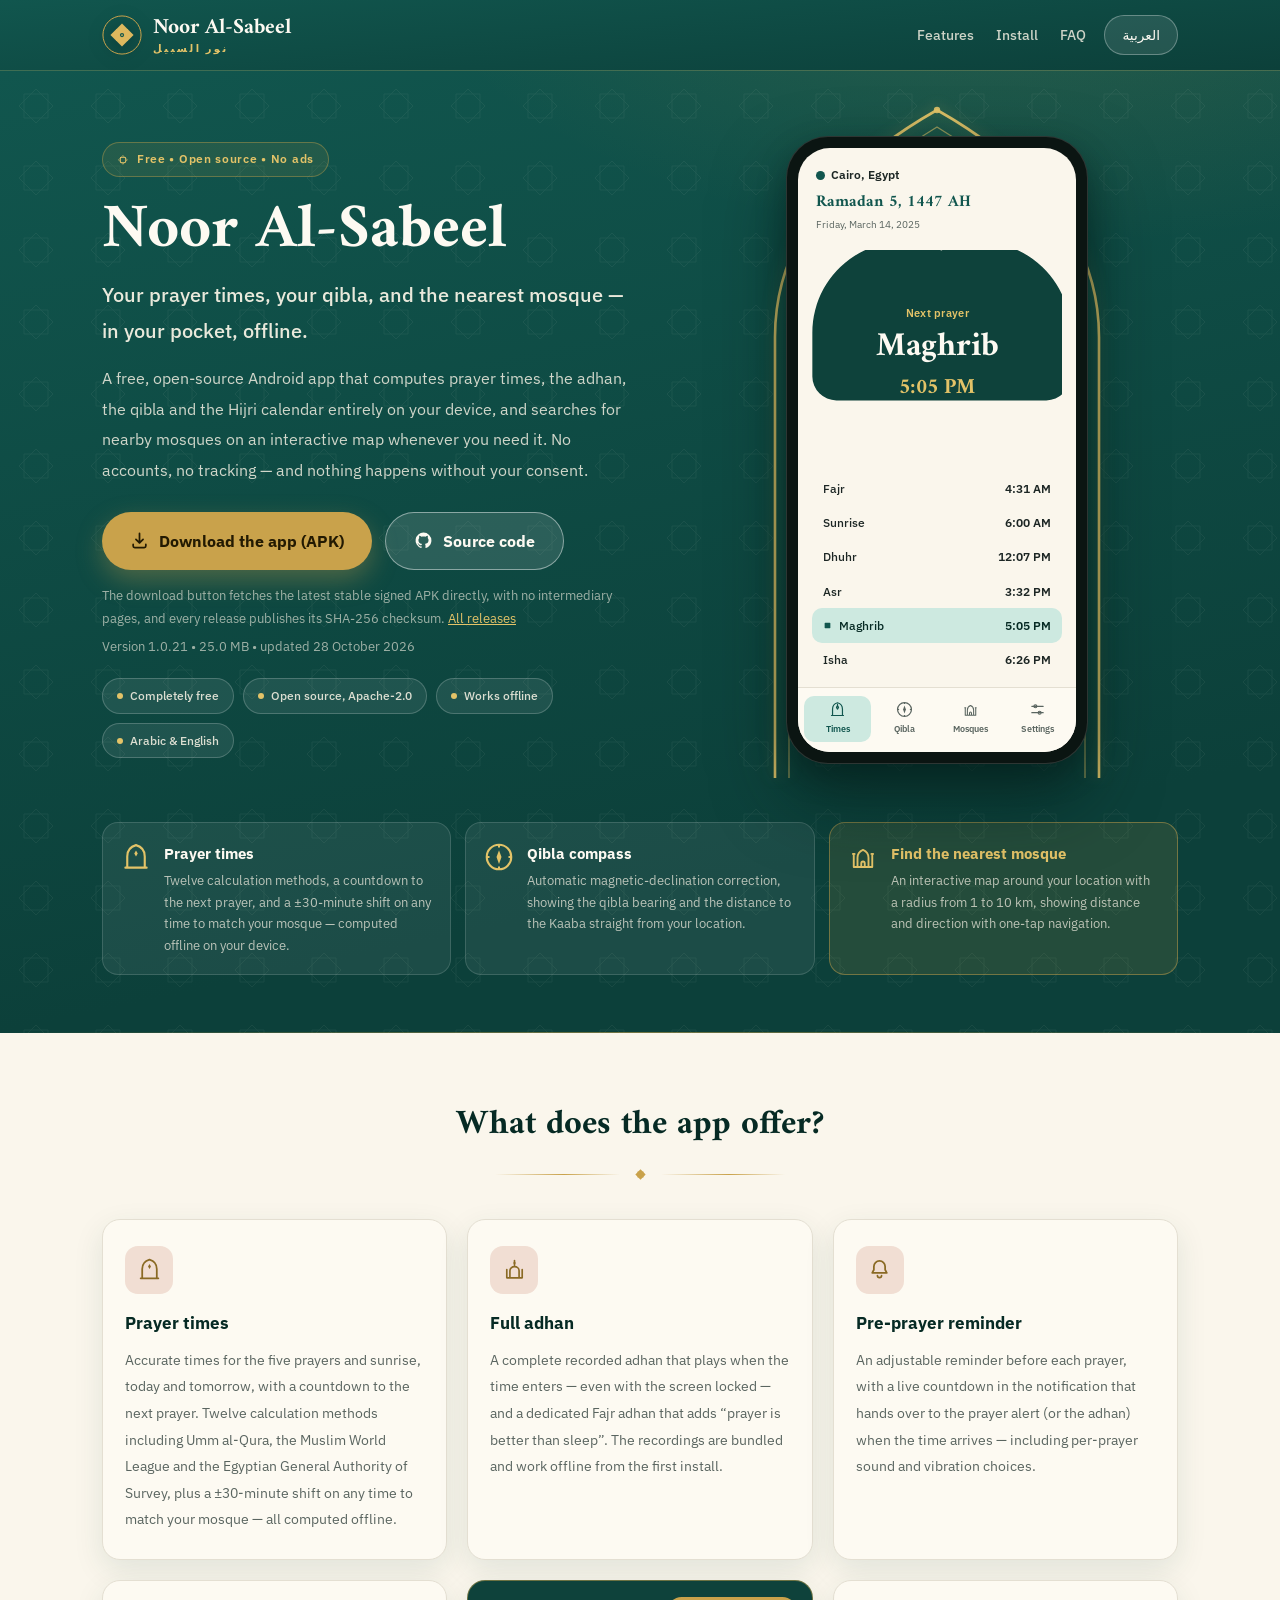
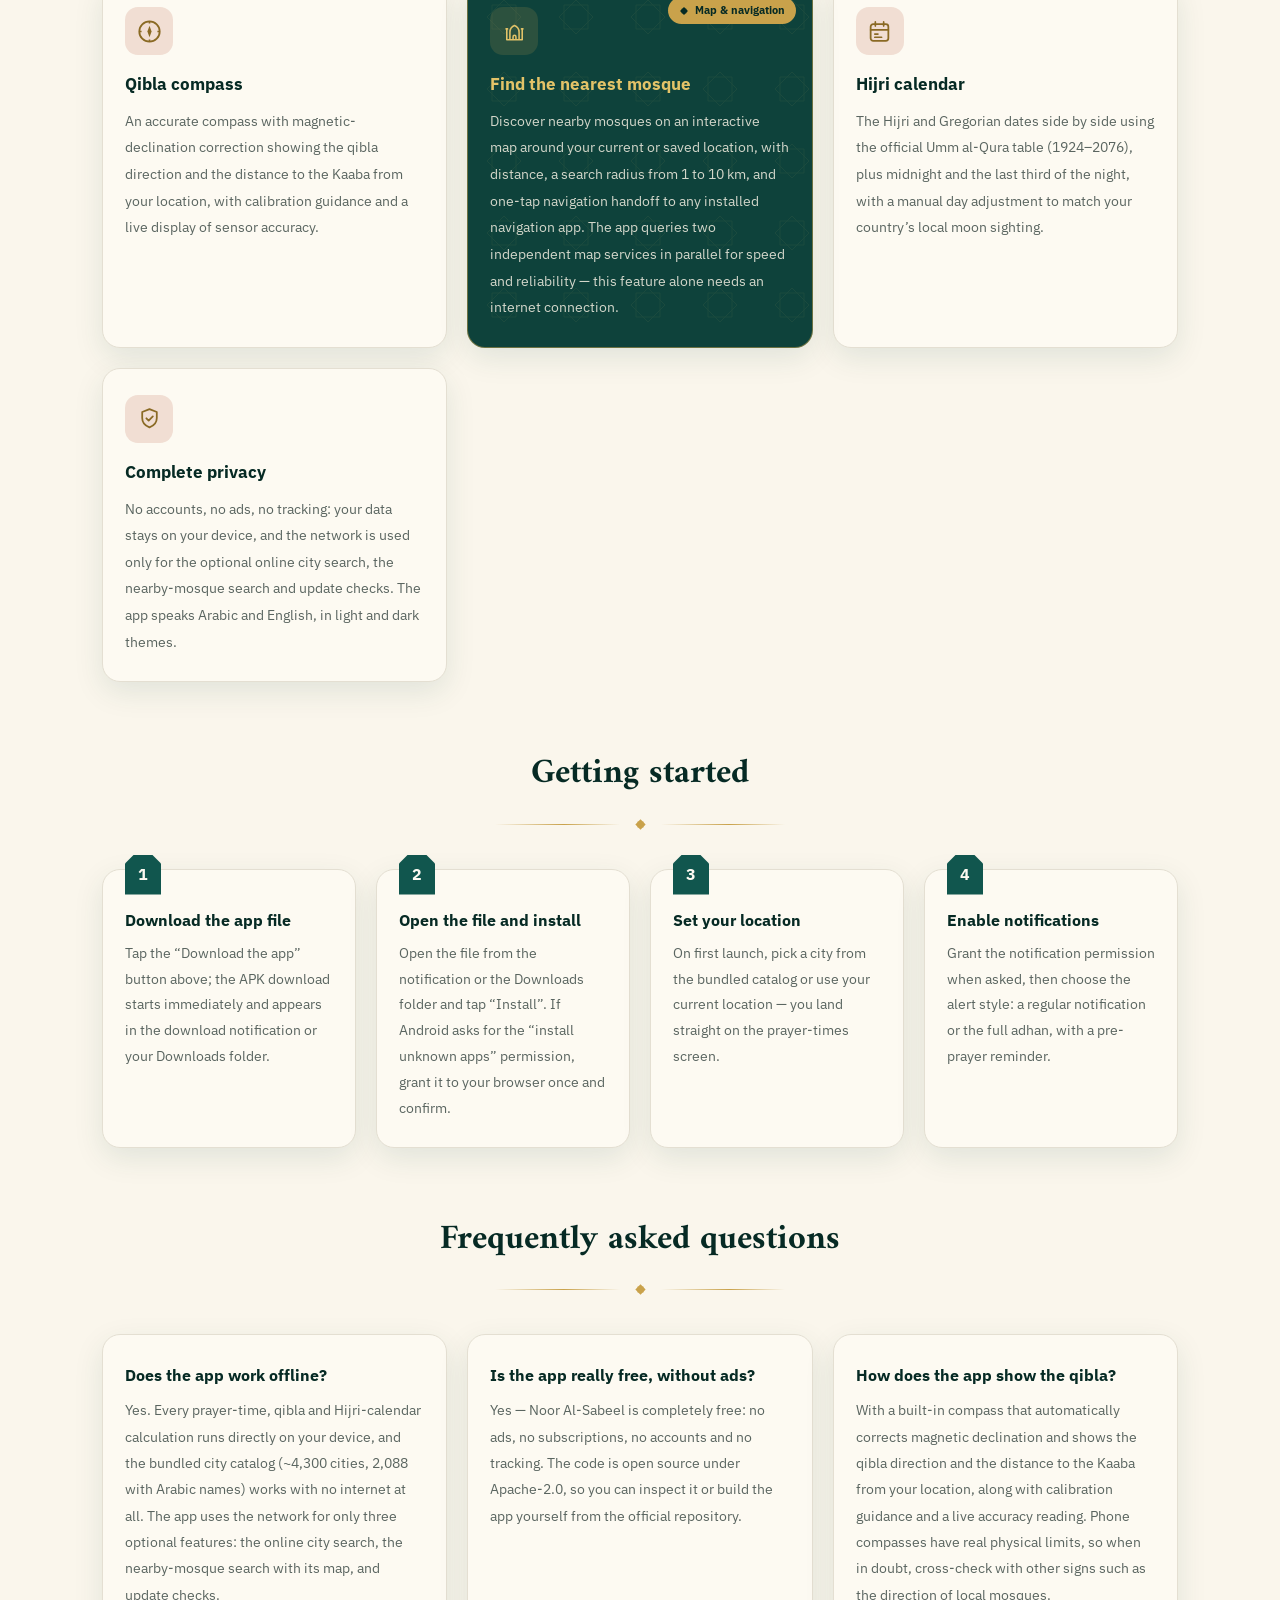
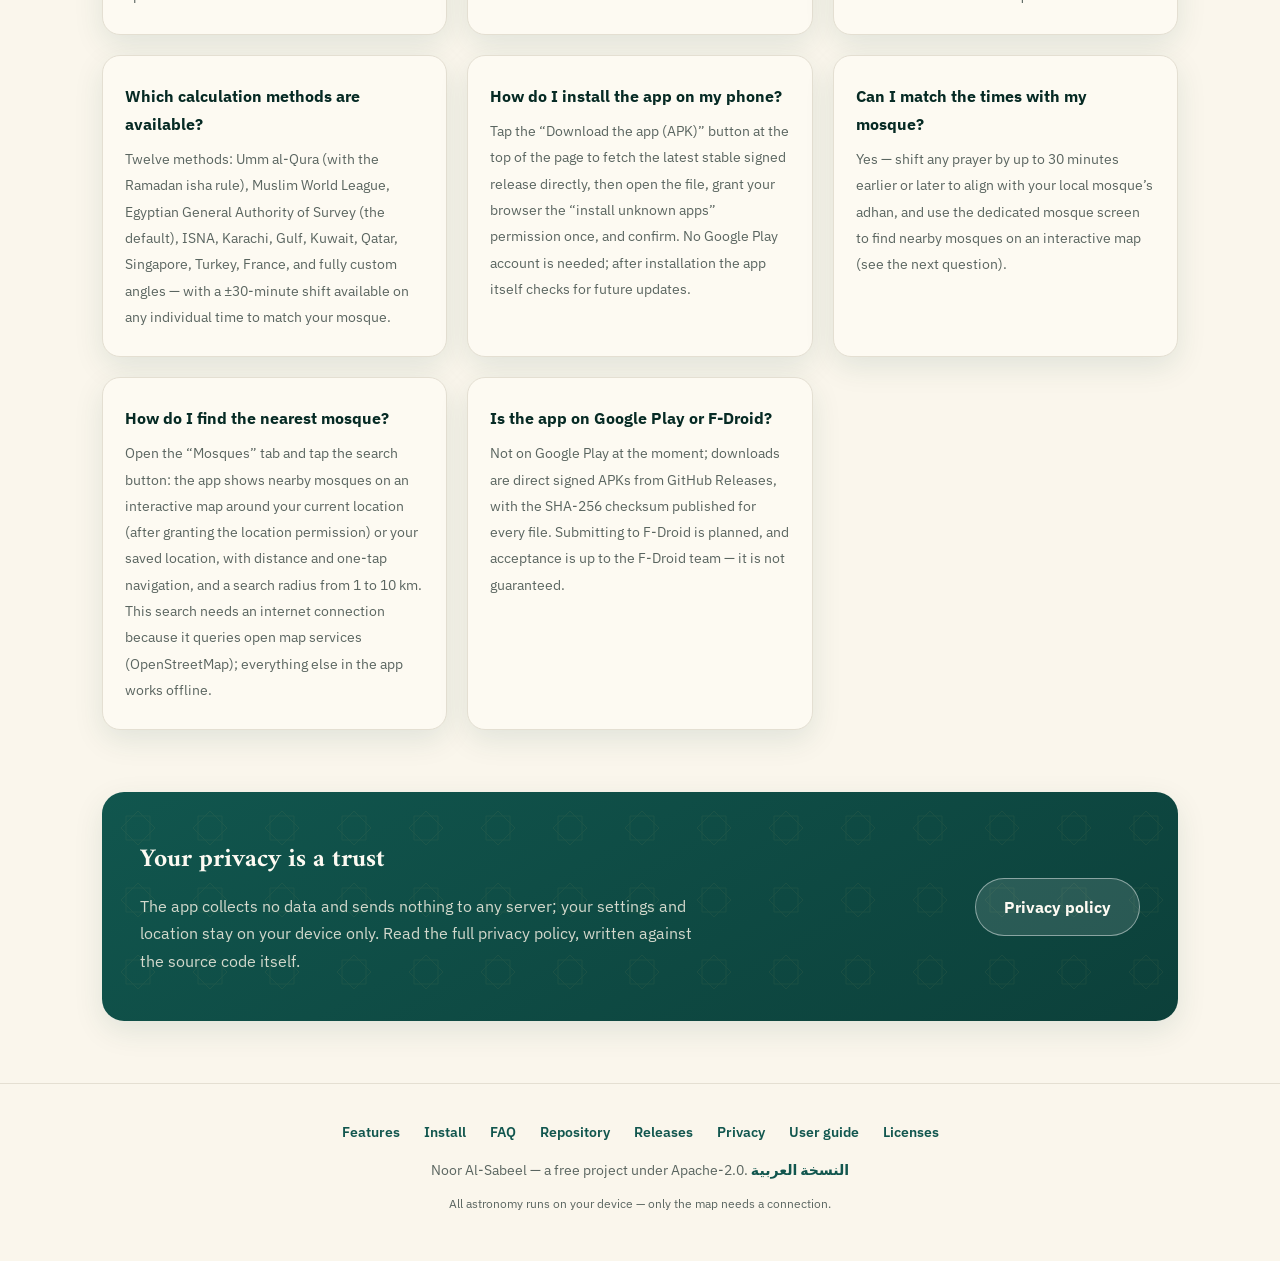
<file: en/index.html>
<!DOCTYPE html>
<html lang="en" dir="ltr">
<head>
<meta charset="UTF-8">
<meta name="viewport" content="width=device-width, initial-scale=1.0">
<title>Noor Al-Sabeel | Prayer Times, Qibla and Nearby Mosques — Open-Source Android App</title>
<meta name="description" content="Noor Al-Sabeel is a free, open-source Android app: prayer times, the full adhan, a qibla compass and a nearby-mosque search on an interactive map. All calculations run offline on your device — no ads, no tracking. Download the latest signed APK directly.">
<link rel="canonical" href="https://ahmedzakefit.github.io/noor-al-sabeel/en/">
<link rel="alternate" hreflang="ar" href="https://ahmedzakefit.github.io/noor-al-sabeel/">
<link rel="alternate" hreflang="en" href="https://ahmedzakefit.github.io/noor-al-sabeel/en/">
<link rel="alternate" hreflang="x-default" href="https://ahmedzakefit.github.io/noor-al-sabeel/">
<link rel="describedby" href="../llms.txt">
<meta name="theme-color" content="#11564E">
<meta property="og:title" content="Noor Al-Sabeel — Prayer Times, Qibla and Nearby Mosques for Android">
<meta property="og:description" content="Free and open source with no ads and no tracking: prayer times, the full adhan, a qibla compass and a nearby-mosque search. All calculations run offline on your device.">
<meta property="og:type" content="website">
<meta property="og:url" content="https://ahmedzakefit.github.io/noor-al-sabeel/en/">
<meta property="og:image" content="https://ahmedzakefit.github.io/noor-al-sabeel/icon-512.png">
<meta property="og:locale" content="en_US">
<meta property="og:locale:alternate" content="ar_AR">
<meta name="twitter:card" content="summary">
<meta name="twitter:title" content="Noor Al-Sabeel — Prayer Times, Adhan and Qibla for Android">
<meta name="twitter:description" content="Free and open source: prayer times, adhan, qibla and nearby-mosque search. Works offline, no tracking.">
<meta name="twitter:image" content="https://ahmedzakefit.github.io/noor-al-sabeel/icon-512.png">
<link rel="apple-touch-icon" href="../icon-512.png">
<link rel="icon" href="data:image/svg+xml,%3Csvg xmlns='http://www.w3.org/2000/svg' viewBox='0 0 64 64'%3E%3Crect width='64' height='64' rx='14' fill='%2311564E'/%3E%3Cpath d='M32 12 L52 32 L32 52 L12 32 Z' fill='%23DDB85E'/%3E%3Crect x='21' y='21' width='22' height='22' fill='%23DDB85E'/%3E%3C/svg%3E">
<script type="application/ld+json">
{
  "@context": "https://schema.org",
  "@graph": [
    {
      "@type": "SoftwareApplication",
      "name": "Noor Al-Sabeel",
      "alternateName": "نور السبيل",
      "url": "https://ahmedzakefit.github.io/noor-al-sabeel/en/",
      "image": "https://ahmedzakefit.github.io/noor-al-sabeel/icon-512.png",
      "description": "A free, open-source Android app for prayer times, the full adhan and the qibla compass. Works fully offline with no ads, no accounts and no tracking, and includes 12 prayer-time calculation methods, the Umm al-Qura Hijri calendar and pre-prayer reminders.",
      "applicationCategory": "LifestyleApplication",
      "operatingSystem": "Android 7.0+",
      "inLanguage": ["en", "ar"],
      "isAccessibleForFree": true,
      "license": "https://www.apache.org/licenses/LICENSE-2.0",
      "offers": { "@type": "Offer", "price": "0", "priceCurrency": "USD" },
      "author": {
        "@type": "Organization",
        "name": "AhmedZakeFit",
        "url": "https://github.com/AhmedZakeFit"
      },
      "downloadUrl": "https://github.com/AhmedZakeFit/noor-al-sabeel/releases/latest/download/noor-al-sabeel.apk",
      "featureList": [
        "Prayer times for the five daily prayers and sunrise with 12 calculation methods, all offline",
        "A complete recorded adhan that plays at prayer time even with the screen locked, with a separate Fajr adhan",
        "A pre-prayer reminder with a live countdown in the notification",
        "A qibla compass with magnetic-declination correction and the distance to the Kaaba",
        "Nearby-mosque search on an interactive map with a 1–10 km radius",
        "The official Umm al-Qura Hijri calendar (1924–2076) with a manual adjustment",
        "Shift any individual prayer time by up to ±30 minutes to match your local mosque",
        "No ads, no tracking, no accounts; your data stays on your device"
      ]
    },
    {
      "@type": "FAQPage",
      "mainEntity": [
        {
          "@type": "Question",
          "name": "Does the app work offline?",
          "acceptedAnswer": {
            "@type": "Answer",
            "text": "Yes. All prayer-time, qibla and Hijri-calendar calculations run on your device, and a bundled catalog of about 4,300 cities works with no internet at all (2,088 of them with Arabic names). The app uses the network for only three optional features: the online city search, the nearby-mosque search with its map, and the update check."
          }
        },
        {
          "@type": "Question",
          "name": "Is it really free and ad-free?",
          "acceptedAnswer": {
            "@type": "Answer",
            "text": "Yes. Noor Al-Sabeel is completely free: no ads, no subscriptions, no accounts and no tracking. The code is open source under the Apache-2.0 license, so you can inspect it or build the app yourself."
          }
        },
        {
          "@type": "Question",
          "name": "How does the qibla compass work?",
          "acceptedAnswer": {
            "@type": "Answer",
            "text": "With a built-in compass that applies magnetic-declination correction and shows the qibla bearing and the distance to the Kaaba from your location, along with calibration guidance and a live accuracy indicator. Consumer phone compasses still have real physical limits, so when in doubt double-check against other landmarks."
          }
        },
        {
          "@type": "Question",
          "name": "Which calculation methods are available?",
          "acceptedAnswer": {
            "@type": "Answer",
            "text": "Twelve methods: Umm al-Qura (with the Ramadan isha rule), the Muslim World League, the Egyptian General Authority of Survey (the default), ISNA, Karachi, Gulf, Kuwait, Qatar, Singapore, Turkey, France, and fully custom angles — and any individual time can be shifted by up to ±30 minutes to match your mosque."
          }
        },
        {
          "@type": "Question",
          "name": "How do I install it on my phone?",
          "acceptedAnswer": {
            "@type": "Answer",
            "text": "Tap the \"Download the app (APK)\" button at the top of this page to fetch the latest stable signed release directly, then open the file from the download notification or your Downloads folder, grant your browser the \"install unknown apps\" permission once, and confirm. No Google Play account is needed, and after installation the app checks for updates by itself."
          }
        },
        {
          "@type": "Question",
          "name": "Can I match the times with my local mosque?",
          "acceptedAnswer": {
            "@type": "Answer",
            "text": "Yes. You can shift any individual prayer time by up to 30 minutes earlier or later to align it with your mosque's adhan, and a dedicated screen searches for nearby mosques on an interactive map."
          }
        },
        {
          "@type": "Question",
          "name": "How do I search for the nearest mosque?",
          "acceptedAnswer": {
            "@type": "Answer",
            "text": "Open the “Mosques” tab and tap the search button: the app shows nearby mosques on an interactive map around your current location (after the location permission) or around your saved location, with distances and one-tap navigation, and you can pick a search radius from 1 to 10 km. This search needs an internet connection because it queries open map services (OpenStreetMap); everything else in the app works offline."
          }
        },
        {
          "@type": "Question",
          "name": "Is it available on Google Play or F-Droid?",
          "acceptedAnswer": {
            "@type": "Answer",
            "text": "It is not on Google Play at the moment; the download is a direct signed APK from GitHub Releases, with a published SHA-256 checksum for every file. An F-Droid submission is planned, but acceptance is up to the F-Droid maintainers and is not guaranteed."
          }
        }
      ]
    }
  ]
}
</script>
<link rel="preconnect" href="https://fonts.googleapis.com">
<link rel="preconnect" href="https://fonts.gstatic.com" crossorigin>
<link href="https://fonts.googleapis.com/css2?family=Amiri:wght@400;700&family=IBM+Plex+Sans:wght@400;500;600;700&display=swap" rel="stylesheet">
<style>

/* ═════════════════════════════════════════════════════════════════
   نور السبيل — هوية «الزليج الفيرديغريسي»
   فيرديغريس عميق (أوكسيديد النحاس) • رَقّ المخطوطات • نحاس المساجد
   طوب المماليك • حبر الخط. نفس هوية التطبيق نفسه.
   ═════════════════════════════════════════════════════════════════ */
:root{
  --patina:#11564E;          /* الفيرديغريس العميق */
  --patina-deep:#0C403A;
  --patina-card:#0E423B;
  --patina-ink:#062A24;
  --patina-wash:#CDE9E0;     /* غسيل الفيرديغريس الفاتح */
  --brass:#C9A24B;           /* النحاس الأصفر */
  --brass-soft:#E3C368;
  --brass-deep:#8A6A24;
  --parchment:#FAF6EC;       /* رَقّ المخطوطات */
  --ivory:#FDFAF2;
  --clay:#77574A;            /* طوب المماليك */
  --clay-wash:#F1DED3;
  --ink:#1C2624;             /* حبر الخط */
  --muted:#5A6560;
  --line:#E4DFD2;
  --shadow:0 10px 30px rgba(12,64,58,.10);
  --radius:18px;
  --font-ui:'IBM Plex Sans','Segoe UI',system-ui,-apple-system,sans-serif;
  --font-display:'Amiri','Scheherazade New',serif;
}
*{margin:0;padding:0;box-sizing:border-box}
html{scroll-behavior:smooth}
body{
  font-family:var(--font-ui);
  background:var(--parchment); color:var(--ink);
  line-height:1.75; -webkit-font-smoothing:antialiased;
}
.wrap{max-width:1120px;margin-inline:auto;padding-inline:22px}
a{color:inherit}
.svg-i{width:1em;height:1em;flex:none}

/* ─── زخرفة شبكة الخاتم (نجمتان مربعتان متداخلتان) ─── */
.lattice{
  background-image:url("data:image/svg+xml,%3Csvg xmlns='http://www.w3.org/2000/svg' width='72' height='72' viewBox='0 0 72 72'%3E%3Cg fill='none' stroke='%23E3C368' stroke-width='1'%3E%3Cpath d='M36 19 53 36 36 53 19 36Z'/%3E%3Cpath d='M24 24h24v24H24Z'/%3E%3C/g%3E%3C/svg%3E");
  background-size:72px 72px;
}

/* ─── الترويسة ─── */
header{
  background:linear-gradient(175deg,var(--patina) 0%,var(--patina-deep) 100%);
  color:var(--ivory); position:sticky; top:0; z-index:40;
  box-shadow:0 1px 0 rgba(227,195,104,.22);
}
nav{display:flex;align-items:center;justify-content:space-between;gap:14px;padding:15px 0}
.brand{display:flex;align-items:center;gap:11px;text-decoration:none}
.brand svg{width:40px;height:40px;flex:none;filter:drop-shadow(0 3px 8px rgba(0,0,0,.25))}
.brand .b-name{font-family:var(--font-display);font-weight:700;font-size:1.35rem;line-height:1.15}
.brand .b-sub{display:block;font-family:var(--font-ui);font-size:.62rem;font-weight:600;letter-spacing:.24em;color:var(--brass-soft);text-transform:uppercase;margin-top:2px}
.nav-side{display:flex;align-items:center;gap:18px}
.nav-links{display:flex;gap:22px;font-size:.88rem;font-weight:500}
.nav-links a{color:rgba(246,241,228,.82);text-decoration:none;transition:color .18s}
.nav-links a:hover{color:var(--brass-soft)}
.lang-switch{
  background:rgba(255,255,255,.10); color:var(--ivory); border:1px solid rgba(255,255,255,.30);
  border-radius:999px; padding:7px 17px; cursor:pointer; font-size:.86rem; font-family:var(--font-ui);
  transition:background .2s; text-decoration:none; display:inline-block; font-weight:500;
}
.lang-switch:hover{background:rgba(255,255,255,.20)}

/* ─── البطل ─── */
.hero{
  position:relative; overflow:hidden; color:var(--ivory);
  background:
    radial-gradient(1100px 500px at 82% -12%, rgba(201,162,75,.14), transparent 58%),
    linear-gradient(168deg,var(--patina) 0%,var(--patina-deep) 78%);
}
.hero::before{
  content:""; position:absolute; inset:0; opacity:.055; pointer-events:none;
  background-image:url("data:image/svg+xml,%3Csvg xmlns='http://www.w3.org/2000/svg' width='72' height='72' viewBox='0 0 72 72'%3E%3Cg fill='none' stroke='%23F6F1E4' stroke-width='1'%3E%3Cpath d='M36 19 53 36 36 53 19 36Z'/%3E%3Cpath d='M24 24h24v24H24Z'/%3E%3C/g%3E%3C/svg%3E");
  background-size:72px 72px;
}
.hero::after{
  content:""; position:absolute; inset-inline:0; bottom:0; height:1px;
  background:linear-gradient(90deg,transparent,rgba(201,162,75,.55),transparent);
}
.hero-grid{
  position:relative; display:grid; grid-template-columns:1.06fr .94fr;
  gap:52px; align-items:center; padding:66px 0 58px;
}
.hero .kicker{
  display:inline-flex;align-items:center;gap:8px;
  font-size:.74rem;font-weight:600;letter-spacing:.06em;
  color:var(--brass-soft);border:1px solid rgba(201,162,75,.4);
  background:rgba(201,162,75,.10);border-radius:999px;padding:6px 14px;
}
.hero h1{font-family:var(--font-display);font-weight:700;font-size:clamp(2.5rem,6vw,3.9rem);line-height:1.22;margin-top:16px}
.hero .tagline{font-size:clamp(1.02rem,2.3vw,1.22rem);font-weight:500;color:rgba(246,241,228,.95);margin-top:8px;line-height:1.85}
.hero .lede{max-width:560px;margin-top:14px;color:rgba(246,241,228,.84);font-size:.98rem;line-height:1.95}
.cta-row{display:flex;flex-wrap:wrap;gap:13px;margin-top:26px}
.btn{
  display:inline-flex;align-items:center;gap:10px;border-radius:999px;padding:14px 28px;
  font-weight:700;font-size:1.0rem;text-decoration:none;transition:transform .16s, box-shadow .16s, background .16s;
  border:none;cursor:pointer;font-family:var(--font-ui);
}
.btn svg{width:19px;height:19px}
.btn-primary{background:var(--brass);color:#231A02;box-shadow:0 10px 26px rgba(201,162,75,.34)}
.btn-primary:hover{background:var(--brass-soft);transform:translateY(-2px);box-shadow:0 14px 32px rgba(201,162,75,.42)}
.btn-ghost{background:rgba(255,255,255,.12);color:var(--ivory);border:1px solid rgba(255,255,255,.45)}
.btn-ghost:hover{background:rgba(255,255,255,.2)}
.hero .note{margin-top:15px;font-size:.82rem;color:rgba(246,241,228,.62);max-width:560px}
.hero .note a{color:var(--brass-soft);text-decoration:underline}
.hero .note + .note{margin-top:5px}
.badges{display:flex;gap:9px;margin-top:20px;flex-wrap:wrap}
.badge{
  font-size:.76rem;background:rgba(255,255,255,.08);border:1px solid rgba(255,255,255,.20);
  border-radius:999px;padding:6px 14px;color:rgba(246,241,228,.88);font-weight:500;
}
.badge .dot{display:inline-block;width:6px;height:6px;border-radius:50%;background:var(--brass-soft);margin-inline-end:7px;vertical-align:1px}

/* ─── شريط الميزات داخل البطل ─── */
.hero-strip{
  position:relative; display:grid; grid-template-columns:repeat(3,1fr); gap:14px;
  padding-bottom:58px;
}
.strip-card{
  display:flex;gap:13px;align-items:flex-start;
  background:rgba(255,255,255,.065);border:1px solid rgba(255,255,255,.14);
  border-radius:16px;padding:17px 18px;
}
.strip-card svg{width:30px;height:30px;flex:none;margin-top:2px}
.strip-card h3{font-size:.95rem;font-weight:700;color:var(--ivory)}
.strip-card p{font-size:.8rem;color:rgba(246,241,228,.72);line-height:1.7;margin-top:3px}
.strip-card.flagship{
  background:rgba(201,162,75,.13);border-color:rgba(201,162,75,.48);
}
.strip-card.flagship h3{color:var(--brass-soft)}

/* ─── مجسّم الهاتف داخل إطار المحراب ─── */
.hero-visual{position:relative;display:flex;justify-content:center}
.arch-frame{position:relative;width:340px;max-width:100%}
.arch-frame .arch-line{position:absolute;inset:-34px -22px -14px -22px;z-index:0;pointer-events:none;filter:drop-shadow(0 0 7px rgba(227,195,104,.30))}
.phone{
  position:relative;z-index:1;width:302px;margin-inline:auto;
  background:#0B1512;border-radius:42px;padding:11px;
  border:1px solid rgba(255,255,255,.14);
  box-shadow:0 34px 70px rgba(4,26,22,.55), 0 12px 28px rgba(4,26,22,.35);
}
.screen{border-radius:32px;overflow:hidden;background:var(--parchment)}
.app-head{padding:16px 18px 6px}
.app-loc{display:flex;align-items:center;gap:6px;font-size:.78rem;font-weight:600;color:var(--ink)}
.app-loc .pin{width:9px;height:9px;border-radius:50%;background:var(--patina);flex:none}
.app-hijri{font-family:var(--font-display);font-weight:700;color:var(--patina);font-size:1.02rem;margin-top:2px}
.app-greg{font-size:.64rem;color:var(--muted)}
.next-card{
  margin:10px 14px 8px;background:var(--patina-card);color:var(--ivory);
  padding:54px 14px 16px;text-align:center;position:relative;
  border-radius:0 0 22px 22px;
}
@supports (clip-path: path('M0,82 A90.6,90.6 0 0 1 129,0 A90.6,90.6 0 0 1 258,82 L258,126 A24,24 0 0 1 234,150 L24,150 A24,24 0 0 1 0,126 Z')){
  .next-card{
    border-radius:0;
    clip-path:path('M0,82 A90.6,90.6 0 0 1 129,0 A90.6,90.6 0 0 1 258,82 L258,126 A24,24 0 0 1 234,150 L24,150 A24,24 0 0 1 0,126 Z');
  }
}
.next-card .nc-label{font-size:.66rem;font-weight:600;color:var(--brass-soft);letter-spacing:.03em}
.next-card .nc-name{font-family:var(--font-display);font-weight:700;font-size:2.1rem;line-height:1.3;margin-top:2px}
.next-card .nc-time{font-family:var(--font-display);font-weight:700;font-size:1.35rem;color:var(--brass-soft);margin-top:1px}
.next-card .nc-pill{
  display:inline-block;margin-top:9px;background:rgba(255,255,255,.13);border-radius:999px;
  font-size:.68rem;font-weight:500;padding:5px 14px;
}
.times{padding:2px 14px 10px}
.t-row{display:flex;justify-content:space-between;align-items:center;font-size:.76rem;padding:6.5px 11px;border-radius:10px;color:var(--ink)}
.t-row .t-name{font-weight:500}
.t-row .t-time{font-weight:600;font-variant-numeric:tabular-nums}
.t-row.next{background:var(--patina-wash);color:var(--patina-ink);font-weight:700}
.t-row.next .t-name{display:flex;align-items:center;gap:7px}
.t-row.next .t-name::before{
  content:"";width:9px;height:9px;flex:none;
  background:var(--patina);
  clip-path:polygon(50% 0,100% 50%,50% 100%,0 50%,50% 0,100% 50%,50% 100%,0 50%,
    50% 0,100% 50%,50% 100%,0 50%,50% 0,100% 50%,50% 100%,0 50%);
  transform:rotate(45deg) scale(.9);
}
.app-nav{
  display:flex;border-top:1px solid var(--line);padding:8px 6px 10px;background:var(--ivory);
}
.app-nav .tab{flex:1;display:flex;flex-direction:column;align-items:center;gap:3px;font-size:.58rem;font-weight:600;color:var(--muted);padding:5px 0;border-radius:10px}
.app-nav .tab svg{width:17px;height:17px}
.app-nav .tab.on{color:var(--patina);background:var(--patina-wash)}

/* ─── الفاصل المعماري ─── */
.section-title{text-align:center;margin-bottom:38px}
.section-title h2{font-family:var(--font-display);font-size:clamp(1.55rem,3.8vw,2.15rem);color:var(--patina-ink);font-weight:700}
.divider{display:flex;align-items:center;gap:14px;max-width:290px;margin:13px auto 0}
.divider .line{flex:1;height:1px;background:linear-gradient(90deg,transparent,var(--brass) 55%,transparent)}
.divider svg{width:13px;height:13px;flex:none;color:var(--brass)}

/* ─── الأقسام ─── */
section{padding:62px 0}
.grid{display:grid;grid-template-columns:repeat(auto-fit,minmax(255px,1fr));gap:20px}
.card{
  background:var(--ivory);border:1px solid var(--line);border-radius:var(--radius);
  padding:26px 22px;box-shadow:var(--shadow);
}
.card .icon{
  width:48px;height:48px;border-radius:13px;display:flex;align-items:center;justify-content:center;
  background:var(--clay-wash);margin-bottom:15px;
}
.card .icon svg{width:25px;height:25px;color:var(--brass-deep)}
.card h3{color:var(--patina-ink);font-size:1.06rem;margin-bottom:8px;font-weight:700}
.card p{color:var(--muted);font-size:.9rem;line-height:1.85}
.card.flagship{
  background:var(--patina-card);border-color:rgba(201,162,75,.5);
  position:relative;overflow:hidden;
}
.card.flagship::before{
  content:"";position:absolute;inset:0;opacity:.06;
  background-image:url("data:image/svg+xml,%3Csvg xmlns='http://www.w3.org/2000/svg' width='72' height='72' viewBox='0 0 72 72'%3E%3Cg fill='none' stroke='%23E3C368' stroke-width='1'%3E%3Cpath d='M36 19 53 36 36 53 19 36Z'/%3E%3Cpath d='M24 24h24v24H24Z'/%3E%3C/g%3E%3C/svg%3E");
  background-size:72px 72px;
}
.card.flagship .icon{background:rgba(201,162,75,.16)}
.card.flagship .icon svg{color:var(--brass-soft)}
.card.flagship h3{color:var(--brass-soft)}
.card.flagship p{color:rgba(246,241,228,.85)}
.card.flagship .flag{
  position:absolute;top:16px;inset-inline-end:16px;
  display:flex;align-items:center;gap:6px;
  font-size:.68rem;font-weight:700;color:var(--patina-ink);
  background:var(--brass);border-radius:999px;padding:4px 11px;
}
.card.flagship .flag svg{width:10px;height:10px}

/* ─── خطوات التثبيت ─── */
.steps{counter-reset:step;display:grid;grid-template-columns:repeat(auto-fit,minmax(235px,1fr));gap:20px}
.step{
  background:var(--ivory);border:1px solid var(--line);border-radius:var(--radius);
  padding:26px 22px;box-shadow:var(--shadow);position:relative;
}
.step::before{
  counter-increment:step;content:counter(step);
  position:absolute;top:-15px;inset-inline-start:22px;width:36px;height:40px;
  background:var(--patina);color:var(--ivory);font-weight:700;font-size:1.02rem;
  display:flex;align-items:center;justify-content:center;
  clip-path:polygon(25% 0,75% 0,100% 22%,100% 100%,0 100%,0 22%);
  border:none;
}
.step h3{color:var(--patina-ink);font-size:1.0rem;margin:10px 0 6px;font-weight:700}
.step p{color:var(--muted);font-size:.9rem;line-height:1.8}

/* ─── الأسئلة الشائعة ─── */
.faq .card h3{font-size:1.0rem}
.faq .card p{font-size:.89rem}

/* ─── شريط الخصوصية ─── */
.band{
  background:linear-gradient(150deg,var(--patina),var(--patina-deep));border-radius:22px;
  color:var(--ivory);padding:46px 38px;display:flex;flex-wrap:wrap;gap:26px;align-items:center;justify-content:space-between;
  box-shadow:var(--shadow);position:relative;overflow:hidden;
}
.band::before{
  content:"";position:absolute;inset:0;opacity:.06;pointer-events:none;
  background-image:url("data:image/svg+xml,%3Csvg xmlns='http://www.w3.org/2000/svg' width='72' height='72' viewBox='0 0 72 72'%3E%3Cg fill='none' stroke='%23E3C368' stroke-width='1'%3E%3Cpath d='M36 19 53 36 36 53 19 36Z'/%3E%3Cpath d='M24 24h24v24H24Z'/%3E%3C/g%3E%3C/svg%3E");
  background-size:72px 72px;
}
.band h2{font-family:var(--font-display);font-size:1.6rem;margin-bottom:10px;position:relative}
.band p{color:rgba(246,241,228,.85);max-width:560px;font-size:.97rem;position:relative}
.band .btn-ghost{white-space:nowrap;position:relative}

/* ─── التذييل ─── */
footer{border-top:1px solid var(--line);padding:36px 0 46px;color:var(--muted);font-size:.88rem;text-align:center;background:var(--parchment)}
footer .links{display:flex;gap:8px 24px;justify-content:center;flex-wrap:wrap;margin-bottom:14px}
footer a{color:var(--patina);text-decoration:none;font-weight:600}
footer a:hover{text-decoration:underline}
footer .fine{margin-top:10px;font-size:.78rem;color:var(--muted)}

/* ─── استجابة الشاشات ─── */
@media (max-width:980px){
  .hero-grid{grid-template-columns:1fr;gap:44px;padding-top:52px}
  .hero-visual{order:2}
  .nav-links{display:none}
  .arch-frame .arch-line{inset:-26px -10px -8px -10px}
}
@media (max-width:640px){
  .hero{padding-top:0}
  .hero-grid{padding:42px 0 44px;gap:36px}
  .cta-row .btn{width:100%;justify-content:center}
  .hero-strip{grid-template-columns:1fr;padding-bottom:46px}
  .phone{width:272px;border-radius:38px;padding:10px}
  .screen{border-radius:29px}
  section{padding:46px 0}
  .band{padding:34px 24px}
  .lang-switch{padding:6px 14px;font-size:.8rem}
}

</style>
</head>
<body>

<!-- ═══════════ Header ═══════════ -->
<header>
  <div class="wrap">
    <nav>
      <a class="brand" href="#" aria-label="Noor Al-Sabeel">
        <svg viewBox="0 0 64 64" fill="none" aria-hidden="true">
          <circle cx="32" cy="32" r="30.5" stroke="#C9A24B" stroke-width="1.6"/>
          <path d="M32 13.5 L50.5 32 L32 50.5 L13.5 32 Z" fill="#DDB85E"/>
          <rect x="22.5" y="22.5" width="19" height="19" fill="#DDB85E"/>
          <circle cx="32" cy="32" r="3.4" fill="#11564E"/>
          <circle cx="32" cy="32" r="1.4" fill="#DDB85E"/>
        </svg>
        <span class="b-name">Noor Al-Sabeel<span class="b-sub">نور السبيل</span></span>
      </a>
      <div class="nav-side">
        <div class="nav-links">
          <a href="#features">Features</a>
          <a href="#install">Install</a>
          <a href="#faq">FAQ</a>
        </div>
        <a class="lang-switch" href="../" hreflang="ar" lang="ar" title="التبديل إلى العربية">العربية</a>
      </div>
    </nav>
  </div>
</header>

<!-- ═══════════ Hero ═══════════ -->
<section class="hero" style="padding:0">
  <div class="wrap">
    <div class="hero-grid">
      <div class="hero-copy">
        <span class="kicker">
          <svg viewBox="0 0 24 24" fill="none" aria-hidden="true" class="svg-i"><path d="M12 3.2 L20.8 12 L12 20.8 L3.2 12 Z" stroke="currentColor" stroke-width="1.6"/><rect x="7" y="7" width="10" height="10" stroke="currentColor" stroke-width="1.6"/></svg>
          Free • Open source • No ads
        </span>
        <h1>Noor Al-Sabeel</h1>
        <p class="tagline">Your prayer times, your qibla, and the nearest mosque — in your pocket, offline.</p>
        <p class="lede">
          A free, open-source Android app that computes prayer times, the adhan, the qibla and the Hijri
          calendar entirely on your device, and searches for nearby mosques on an interactive map whenever
          you need it. No accounts, no tracking — and nothing happens without your consent.
        </p>

        <div class="cta-row">
          <a class="btn btn-primary" href="https://github.com/AhmedZakeFit/noor-al-sabeel/releases/latest/download/noor-al-sabeel.apk">
            <svg viewBox="0 0 24 24" fill="none" aria-hidden="true"><path d="M12 3v12m0 0l-4.5-4.5M12 15l4.5-4.5M4 17v2a2 2 0 002 2h12a2 2 0 002-2v-2" stroke="currentColor" stroke-width="2.2" stroke-linecap="round" stroke-linejoin="round"/></svg>
            <span>Download the app (APK)</span>
          </a>
          <a class="btn btn-ghost" href="https://github.com/AhmedZakeFit/noor-al-sabeel">
            <svg viewBox="0 0 24 24" fill="currentColor" aria-hidden="true"><path d="M12 2A10 10 0 0 0 8.84 21.5c.5.08.66-.23.66-.5v-1.69c-2.77.6-3.36-1.34-3.36-1.34-.46-1.16-1.11-1.47-1.11-1.47-.91-.62.07-.6.07-.6 1 .07 1.53 1.03 1.53 1.03.87 1.52 2.34 1.07 2.91.83.09-.65.35-1.09.63-1.34-2.22-.25-4.55-1.11-4.55-4.92 0-1.11.38-2 1.03-2.71-.1-.25-.45-1.29.1-2.64 0 0 .84-.27 2.75 1.02.79-.22 1.65-.33 2.5-.33s1.71.11 2.5.33c1.91-1.29 2.75-1.02 2.75-1.02.55 1.35.2 2.39.1 2.64.65.71 1.03 1.6 1.03 2.71 0 3.82-2.34 4.66-4.57 4.91.36.31.69.92.69 1.85V21c0 .27.16.59.67.5C19.14 20.16 22 16.42 22 12A10 10 0 0 0 12 2z"/></svg>
            <span>Source code</span>
          </a>
        </div>
        <p class="note">The download button fetches the latest stable signed APK directly, with no intermediary pages, and every release publishes its SHA-256 checksum. <a href="https://github.com/AhmedZakeFit/noor-al-sabeel/releases">All releases</a></p>
        <p class="note" id="releaseMeta" hidden></p>

        <div class="badges">
          <span class="badge"><span class="dot"></span>Completely free</span>
          <span class="badge"><span class="dot"></span>Open source, Apache-2.0</span>
          <span class="badge"><span class="dot"></span>Works offline</span>
          <span class="badge"><span class="dot"></span>Arabic &amp; English</span>
        </div>
      </div>

      <div class="hero-visual" aria-hidden="true">
        <div class="arch-frame">
          <!-- Brass mihrab arch framing the phone -->
          <svg class="arch-line" viewBox="0 0 384 676" fill="none" preserveAspectRatio="none">
            <path d="M30 676 L30 235 Q30 100 192 8 Q354 100 354 235 L354 676"
                  stroke="#E3C368" stroke-width="2.6" opacity=".95"/>
            <path d="M44 676 L44 242 Q44 115 192 25 Q340 115 340 242 L340 676"
                  stroke="#E3C368" stroke-width="1.4" opacity=".6"/>
            <path d="M192 8 m-3.2 0 a3.2 3.2 0 1,0 6.4 0 a3.2 3.2 0 1,0 -6.4 0" fill="#E3C368" opacity=".9"/>
          </svg>
          <div class="phone">
            <div class="screen">
              <div class="app-head">
                <div class="app-loc"><span class="pin"></span><span>Cairo, Egypt</span></div>
                <div class="app-hijri">Ramadan 5, 1447 AH</div>
                <div class="app-greg">Friday, March 14, 2025</div>
              </div>
              <div class="next-card">
                <div class="nc-label">Next prayer</div>
                <div class="nc-name">Maghrib</div>
                <div class="nc-time">5:05 PM</div>
                <span class="nc-pill">3h 24m left</span>
              </div>
              <div class="times">
                <div class="t-row"><span class="t-name">Fajr</span><span class="t-time">4:31 AM</span></div>
                <div class="t-row"><span class="t-name">Sunrise</span><span class="t-time">6:00 AM</span></div>
                <div class="t-row"><span class="t-name">Dhuhr</span><span class="t-time">12:07 PM</span></div>
                <div class="t-row"><span class="t-name">Asr</span><span class="t-time">3:32 PM</span></div>
                <div class="t-row next"><span class="t-name">Maghrib</span><span class="t-time">5:05 PM</span></div>
                <div class="t-row"><span class="t-name">Isha</span><span class="t-time">6:26 PM</span></div>
              </div>
              <div class="app-nav">
                <div class="tab on">
                  <svg viewBox="0 0 24 24" fill="none"><path d="M5 20.5 L5 11.5 Q5 4.5 12 2.5 Q19 4.5 19 11.5 L19 20.5 M3.5 20.5 L20.5 20.5 M12 4.8 L12 6.6 M12 6.6 L13.4 9 L12 11.4 L10.6 9 Z" stroke="currentColor" stroke-width="1.7" stroke-linecap="round" stroke-linejoin="round"/></svg>
                  <span>Times</span>
                </div>
                <div class="tab">
                  <svg viewBox="0 0 24 24" fill="none"><circle cx="12" cy="12" r="9.8" stroke="currentColor" stroke-width="1.8"/><path d="M12 2.2 L12 4.4 M12 19.6 L12 21.8 M2.2 12 L4.4 12 M19.6 12 L21.8 12" stroke="currentColor" stroke-width="1.6"/><path d="M12 6.5 L14 12 L12 17.5 L10 12 Z" fill="currentColor"/></svg>
                  <span>Qibla</span>
                </div>
                <div class="tab">
                  <svg viewBox="0 0 24 24" fill="none"><path d="M7.6 20 L7.6 12.6 C7.6 9.6 9.6 7.3 12 6.3 C14.4 7.3 16.4 9.6 16.4 12.6 L16.4 20 M5.5 20 L18.5 20 M10.6 20 L10.6 17.2 Q10.6 15.6 12 15.6 Q13.4 15.6 13.4 17.2 L13.4 20 M4.6 20 L4.6 9.5 M3.9 9.5 L5.3 9.5 M19.4 20 L19.4 9.5 M18.7 9.5 L20.1 9.5" stroke="currentColor" stroke-width="1.5" stroke-linecap="round" stroke-linejoin="round"/></svg>
                  <span>Mosques</span>
                </div>
                <div class="tab">
                  <svg viewBox="0 0 24 24" fill="none"><path d="M4 7.5 L20 7.5 M4 16.5 L20 16.5" stroke="currentColor" stroke-width="1.7" stroke-linecap="round"/><circle cx="9" cy="7.5" r="2.1" stroke="currentColor" stroke-width="1.6"/><circle cx="15" cy="16.5" r="2.1" stroke="currentColor" stroke-width="1.6"/></svg>
                  <span>Settings</span>
                </div>
              </div>
            </div>
          </div>
        </div>
      </div>
    </div>

    <!-- Core feature strip -->
    <div class="hero-strip">
      <div class="strip-card">
        <svg viewBox="0 0 24 24" fill="none" aria-hidden="true">
          <path d="M5 20.5 L5 11.5 Q5 4.5 12 2.5 Q19 4.5 19 11.5 L19 20.5 M3.5 20.5 L20.5 20.5" stroke="#E3C368" stroke-width="1.7" stroke-linecap="round" stroke-linejoin="round"/>
          <path d="M12 5 L12 6.8 M12 6.8 L13.4 9.2 L12 11.6 L10.6 9.2 Z" fill="#E3C368"/>
        </svg>
        <div>
          <h3>Prayer times</h3>
          <p>Twelve calculation methods, a countdown to the next prayer, and a ±30-minute shift on any time to match your mosque — computed offline on your device.</p>
        </div>
      </div>
      <div class="strip-card">
        <svg viewBox="0 0 24 24" fill="none" aria-hidden="true">
          <circle cx="12" cy="12" r="9.8" stroke="#E3C368" stroke-width="1.7"/>
          <path d="M12 2.2 L12 4.4 M12 19.6 L12 21.8 M2.2 12 L4.4 12 M19.6 12 L21.8 12" stroke="#E3C368" stroke-width="1.6"/>
          <path d="M12 6.5 L14 12 L12 17.5 L10 12 Z" fill="#E3C368"/>
        </svg>
        <div>
          <h3>Qibla compass</h3>
          <p>Automatic magnetic-declination correction, showing the qibla bearing and the distance to the Kaaba straight from your location.</p>
        </div>
      </div>
      <div class="strip-card flagship">
        <svg viewBox="0 0 24 24" fill="none" aria-hidden="true">
          <path d="M7.6 20 L7.6 12.6 C7.6 9.6 9.6 7.3 12 6.3 C14.4 7.3 16.4 9.6 16.4 12.6 L16.4 20 M5.5 20 L18.5 20 M10.6 20 L10.6 17.2 Q10.6 15.6 12 15.6 Q13.4 15.6 13.4 17.2 L13.4 20 M4.6 20 L4.6 9.5 M3.9 9.5 L5.3 9.5 M19.4 20 L19.4 9.5 M18.7 9.5 L20.1 9.5" stroke="#E3C368" stroke-width="1.5" stroke-linecap="round" stroke-linejoin="round"/>
        </svg>
        <div>
          <h3>Find the nearest mosque</h3>
          <p>An interactive map around your location with a radius from 1 to 10 km, showing distance and direction with one-tap navigation.</p>
        </div>
      </div>
    </div>
  </div>
</section>

<main>
  <!-- ═══════════ Features ═══════════ -->
  <section id="features">
    <div class="wrap">
      <div class="section-title">
        <h2>What does the app offer?</h2>
        <div class="divider" aria-hidden="true">
          <span class="line"></span>
          <svg viewBox="0 0 24 24" fill="none"><path d="M12 2.5 L21.5 12 L12 21.5 L2.5 12 Z" fill="currentColor"/><rect x="6.5" y="6.5" width="11" height="11" fill="currentColor"/></svg>
          <span class="line"></span>
        </div>
      </div>
      <div class="grid">

        <div class="card">
          <div class="icon"><svg viewBox="0 0 24 24" fill="none"><path d="M5 20.5 L5 11.5 Q5 4.5 12 2.5 Q19 4.5 19 11.5 L19 20.5 M3.5 20.5 L20.5 20.5" stroke="currentColor" stroke-width="1.7" stroke-linecap="round" stroke-linejoin="round"/><path d="M12 5 L12 6.8 M12 6.8 L13.4 9.2 L12 11.6 L10.6 9.2 Z" fill="currentColor"/></svg></div>
          <h3>Prayer times</h3>
          <p>Accurate times for the five prayers and sunrise, today and tomorrow, with a countdown to the next prayer. Twelve calculation methods including Umm al-Qura, the Muslim World League and the Egyptian General Authority of Survey, plus a ±30-minute shift on any time to match your mosque — all computed offline.</p>
        </div>

        <div class="card">
          <div class="icon"><svg viewBox="0 0 24 24" fill="none"><path d="M12 9.2 C9.5 9.2 7.6 10.9 7.6 13.1 L7.6 20 L16.4 20 L16.4 13.1 C16.4 10.9 14.5 9.2 12 9.2 Z M12 3.4 L12 9.2 M5.5 20 L18.5 20 M4.6 20 L4.6 12 M19.4 20 L19.4 12" stroke="currentColor" stroke-width="1.6" stroke-linecap="round" stroke-linejoin="round"/><path d="M12 5.8 m-1.1 0 a1.1 1.1 0 1,0 2.2 0 a1.1 1.1 0 1,0 -2.2 0" fill="currentColor"/></svg></div>
          <h3>Full adhan</h3>
          <p>A complete recorded adhan that plays when the time enters — even with the screen locked — and a dedicated Fajr adhan that adds “prayer is better than sleep”. The recordings are bundled and work offline from the first install.</p>
        </div>

        <div class="card">
          <div class="icon"><svg viewBox="0 0 24 24" fill="none"><path d="M12 3.8 C15 3.8 17.4 6.2 17.4 9.2 L17.4 12.2 L19 15.2 L5 15.2 L6.6 12.2 L6.6 9.2 C6.6 6.2 9 3.8 12 3.8 Z" stroke="currentColor" stroke-width="1.7" stroke-linejoin="round"/><path d="M10 17.8 a2 2 0 0 0 4 0" stroke="currentColor" stroke-width="1.6" stroke-linecap="round"/></svg></div>
          <h3>Pre-prayer reminder</h3>
          <p>An adjustable reminder before each prayer, with a live countdown in the notification that hands over to the prayer alert (or the adhan) when the time arrives — including per-prayer sound and vibration choices.</p>
        </div>

        <div class="card">
          <div class="icon"><svg viewBox="0 0 24 24" fill="none"><circle cx="12" cy="12" r="9.8" stroke="currentColor" stroke-width="1.7"/><path d="M12 2.2 L12 4.4 M12 19.6 L12 21.8 M2.2 12 L4.4 12 M19.6 12 L21.8 12" stroke="currentColor" stroke-width="1.6"/><path d="M12 6.5 L14 12 L12 17.5 L10 12 Z" fill="currentColor"/></svg></div>
          <h3>Qibla compass</h3>
          <p>An accurate compass with magnetic-declination correction showing the qibla direction and the distance to the Kaaba from your location, with calibration guidance and a live display of sensor accuracy.</p>
        </div>

        <div class="card flagship">
          <span class="flag"><svg viewBox="0 0 24 24" fill="none"><path d="M12 2.5 L21.5 12 L12 21.5 L2.5 12 Z" fill="currentColor"/><rect x="6.5" y="6.5" width="11" height="11" fill="currentColor"/></svg>Map &amp; navigation</span>
          <div class="icon"><svg viewBox="0 0 24 24" fill="none"><path d="M7.6 20 L7.6 12.6 C7.6 9.6 9.6 7.3 12 6.3 C14.4 7.3 16.4 9.6 16.4 12.6 L16.4 20 M5.5 20 L18.5 20 M10.6 20 L10.6 17.2 Q10.6 15.6 12 15.6 Q13.4 15.6 13.4 17.2 L13.4 20 M4.6 20 L4.6 9.5 M3.9 9.5 L5.3 9.5 M19.4 20 L19.4 9.5 M18.7 9.5 L20.1 9.5" stroke="currentColor" stroke-width="1.5" stroke-linecap="round" stroke-linejoin="round"/></svg></div>
          <h3>Find the nearest mosque</h3>
          <p>Discover nearby mosques on an interactive map around your current or saved location, with distance, a search radius from 1 to 10 km, and one-tap navigation handoff to any installed navigation app. The app queries two independent map services in parallel for speed and reliability — this feature alone needs an internet connection.</p>
        </div>

        <div class="card">
          <div class="icon"><svg viewBox="0 0 24 24" fill="none"><rect x="3.5" y="5" width="17" height="16" rx="2.5" stroke="currentColor" stroke-width="1.7"/><path d="M8 2.8 L8 6.8 M16 2.8 L16 6.8 M3.5 10.5 L20.5 10.5 M7.5 14.5 L10.5 14.5 M7.5 17.5 L14 17.5" stroke="currentColor" stroke-width="1.6" stroke-linecap="round"/></svg></div>
          <h3>Hijri calendar</h3>
          <p>The Hijri and Gregorian dates side by side using the official Umm al-Qura table (1924–2076), plus midnight and the last third of the night, with a manual day adjustment to match your country’s local moon sighting.</p>
        </div>

        <div class="card">
          <div class="icon"><svg viewBox="0 0 24 24" fill="none"><path d="M12 3 L19 5.8 L19 11.5 C19 15.9 16.1 19 12 20.5 C7.9 19 5 15.9 5 11.5 L5 5.8 Z" stroke="currentColor" stroke-width="1.7" stroke-linejoin="round"/><path d="M9 11.8 L11.2 14 L15.2 10" stroke="currentColor" stroke-width="1.7" stroke-linecap="round" stroke-linejoin="round"/></svg></div>
          <h3>Complete privacy</h3>
          <p>No accounts, no ads, no tracking: your data stays on your device, and the network is used only for the optional online city search, the nearby-mosque search and update checks. The app speaks Arabic and English, in light and dark themes.</p>
        </div>

      </div>
    </div>
  </section>

  <!-- ═══════════ Install ═══════════ -->
  <section id="install" style="padding-top:0">
    <div class="wrap">
      <div class="section-title">
        <h2>Getting started</h2>
        <div class="divider" aria-hidden="true">
          <span class="line"></span>
          <svg viewBox="0 0 24 24" fill="none"><path d="M12 2.5 L21.5 12 L12 21.5 L2.5 12 Z" fill="currentColor"/><rect x="6.5" y="6.5" width="11" height="11" fill="currentColor"/></svg>
          <span class="line"></span>
        </div>
      </div>
      <div class="steps">
        <div class="step">
          <h3>Download the app file</h3>
          <p>Tap the “Download the app” button above; the APK download starts immediately and appears in the download notification or your Downloads folder.</p>
        </div>
        <div class="step">
          <h3>Open the file and install</h3>
          <p>Open the file from the notification or the Downloads folder and tap “Install”. If Android asks for the “install unknown apps” permission, grant it to your browser once and confirm.</p>
        </div>
        <div class="step">
          <h3>Set your location</h3>
          <p>On first launch, pick a city from the bundled catalog or use your current location — you land straight on the prayer-times screen.</p>
        </div>
        <div class="step">
          <h3>Enable notifications</h3>
          <p>Grant the notification permission when asked, then choose the alert style: a regular notification or the full adhan, with a pre-prayer reminder.</p>
        </div>
      </div>
    </div>
  </section>

  <!-- ═══════════ FAQ ═══════════ -->
  <section id="faq" class="faq" style="padding-top:0">
    <div class="wrap">
      <div class="section-title">
        <h2>Frequently asked questions</h2>
        <div class="divider" aria-hidden="true">
          <span class="line"></span>
          <svg viewBox="0 0 24 24" fill="none"><path d="M12 2.5 L21.5 12 L12 21.5 L2.5 12 Z" fill="currentColor"/><rect x="6.5" y="6.5" width="11" height="11" fill="currentColor"/></svg>
          <span class="line"></span>
        </div>
      </div>
      <div class="grid">

        <div class="card">
          <h3>Does the app work offline?</h3>
          <p>Yes. Every prayer-time, qibla and Hijri-calendar calculation runs directly on your device, and the bundled city catalog (~4,300 cities, 2,088 with Arabic names) works with no internet at all. The app uses the network for only three optional features: the online city search, the nearby-mosque search with its map, and update checks.</p>
        </div>

        <div class="card">
          <h3>Is the app really free, without ads?</h3>
          <p>Yes — Noor Al-Sabeel is completely free: no ads, no subscriptions, no accounts and no tracking. The code is open source under Apache-2.0, so you can inspect it or build the app yourself from the official repository.</p>
        </div>

        <div class="card">
          <h3>How does the app show the qibla?</h3>
          <p>With a built-in compass that automatically corrects magnetic declination and shows the qibla direction and the distance to the Kaaba from your location, along with calibration guidance and a live accuracy reading. Phone compasses have real physical limits, so when in doubt, cross-check with other signs such as the direction of local mosques.</p>
        </div>

        <div class="card">
          <h3>Which calculation methods are available?</h3>
          <p>Twelve methods: Umm al-Qura (with the Ramadan isha rule), Muslim World League, Egyptian General Authority of Survey (the default), ISNA, Karachi, Gulf, Kuwait, Qatar, Singapore, Turkey, France, and fully custom angles — with a ±30-minute shift available on any individual time to match your mosque.</p>
        </div>

        <div class="card">
          <h3>How do I install the app on my phone?</h3>
          <p>Tap the “Download the app (APK)” button at the top of the page to fetch the latest stable signed release directly, then open the file, grant your browser the “install unknown apps” permission once, and confirm. No Google Play account is needed; after installation the app itself checks for future updates.</p>
        </div>

        <div class="card">
          <h3>Can I match the times with my mosque?</h3>
          <p>Yes — shift any prayer by up to 30 minutes earlier or later to align with your local mosque’s adhan, and use the dedicated mosque screen to find nearby mosques on an interactive map (see the next question).</p>
        </div>

        <div class="card">
          <h3>How do I find the nearest mosque?</h3>
          <p>Open the “Mosques” tab and tap the search button: the app shows nearby mosques on an interactive map around your current location (after granting the location permission) or your saved location, with distance and one-tap navigation, and a search radius from 1 to 10 km. This search needs an internet connection because it queries open map services (OpenStreetMap); everything else in the app works offline.</p>
        </div>

        <div class="card">
          <h3>Is the app on Google Play or F-Droid?</h3>
          <p>Not on Google Play at the moment; downloads are direct signed APKs from GitHub Releases, with the SHA-256 checksum published for every file. Submitting to F-Droid is planned, and acceptance is up to the F-Droid team — it is not guaranteed.</p>
        </div>

      </div>
    </div>
  </section>

  <!-- ═══════════ Privacy ═══════════ -->
  <section style="padding-top:0">
    <div class="wrap">
      <div class="band">
        <div>
          <h2>Your privacy is a trust</h2>
          <p>The app collects no data and sends nothing to any server; your settings and location stay on your device only. Read the full privacy policy, written against the source code itself.</p>
        </div>
        <a class="btn btn-ghost" href="https://github.com/AhmedZakeFit/noor-al-sabeel/blob/main/PRIVACY.md">
          <span>Privacy policy</span>
        </a>
      </div>
    </div>
  </section>
</main>

<footer>
  <div class="wrap">
    <div class="links">
      <a href="#features">Features</a>
      <a href="#install">Install</a>
      <a href="#faq">FAQ</a>
      <a href="https://github.com/AhmedZakeFit/noor-al-sabeel">Repository</a>
      <a href="https://github.com/AhmedZakeFit/noor-al-sabeel/releases">Releases</a>
      <a href="https://github.com/AhmedZakeFit/noor-al-sabeel/blob/main/PRIVACY.md">Privacy</a>
      <a href="https://github.com/AhmedZakeFit/noor-al-sabeel/blob/main/README.md">User guide</a>
      <a href="https://github.com/AhmedZakeFit/noor-al-sabeel/blob/main/NOTICE.md">Licenses</a>
    </div>
    <p>Noor Al-Sabeel — a free project under Apache-2.0. <a href="../" lang="ar" dir="rtl">النسخة العربية</a></p>
    <p class="fine">All astronomy runs on your device — only the map needs a connection.</p>
  </div>
</footer>

<script>
/* Release metadata (version, size, date) — rendered ONLY from release.json,
   which the release workflow writes after actually downloading the published
   APK through the fixed link and verifying it (magic bytes + size + SHA-256
   equal to the versioned asset). If the file is missing or stale, the line
   simply stays hidden; the download button itself is a fixed URL that always
   follows the latest stable release. */
var REL = null;
function renderReleaseMeta(){
  var el = document.getElementById('releaseMeta');
  if (!el) return;
  if (!REL) { el.hidden = true; return; }
  var mb = (REL.sizeBytes / 1048576).toFixed(1);
  var d = new Date(REL.publishedAt);
  var isAr = document.documentElement.getAttribute('lang') === 'ar';
  var ds;
  try {
    ds = d.toLocaleDateString(isAr ? 'ar-EG' : 'en-GB',
      { day: 'numeric', month: 'long', year: 'numeric' });
  } catch (e) { ds = d.toISOString().slice(0, 10); }
  el.textContent = (isAr ? 'الإصدار ' : 'Version ') + REL.version +
    ' • ' + mb + ' MB • ' + (isAr ? 'آخر تحديث ' : 'updated ') + ds;
  el.hidden = false;
}
fetch('../release.json', { cache: 'no-cache' })
  .then(function (r) { return r.ok ? r.json() : null; })
  .then(function (j) { if (j && j.version) { REL = j; renderReleaseMeta(); } })
  .catch(function () { /* offline or not yet published — line stays hidden */ });
</script>
</body>
</html>
</file>
